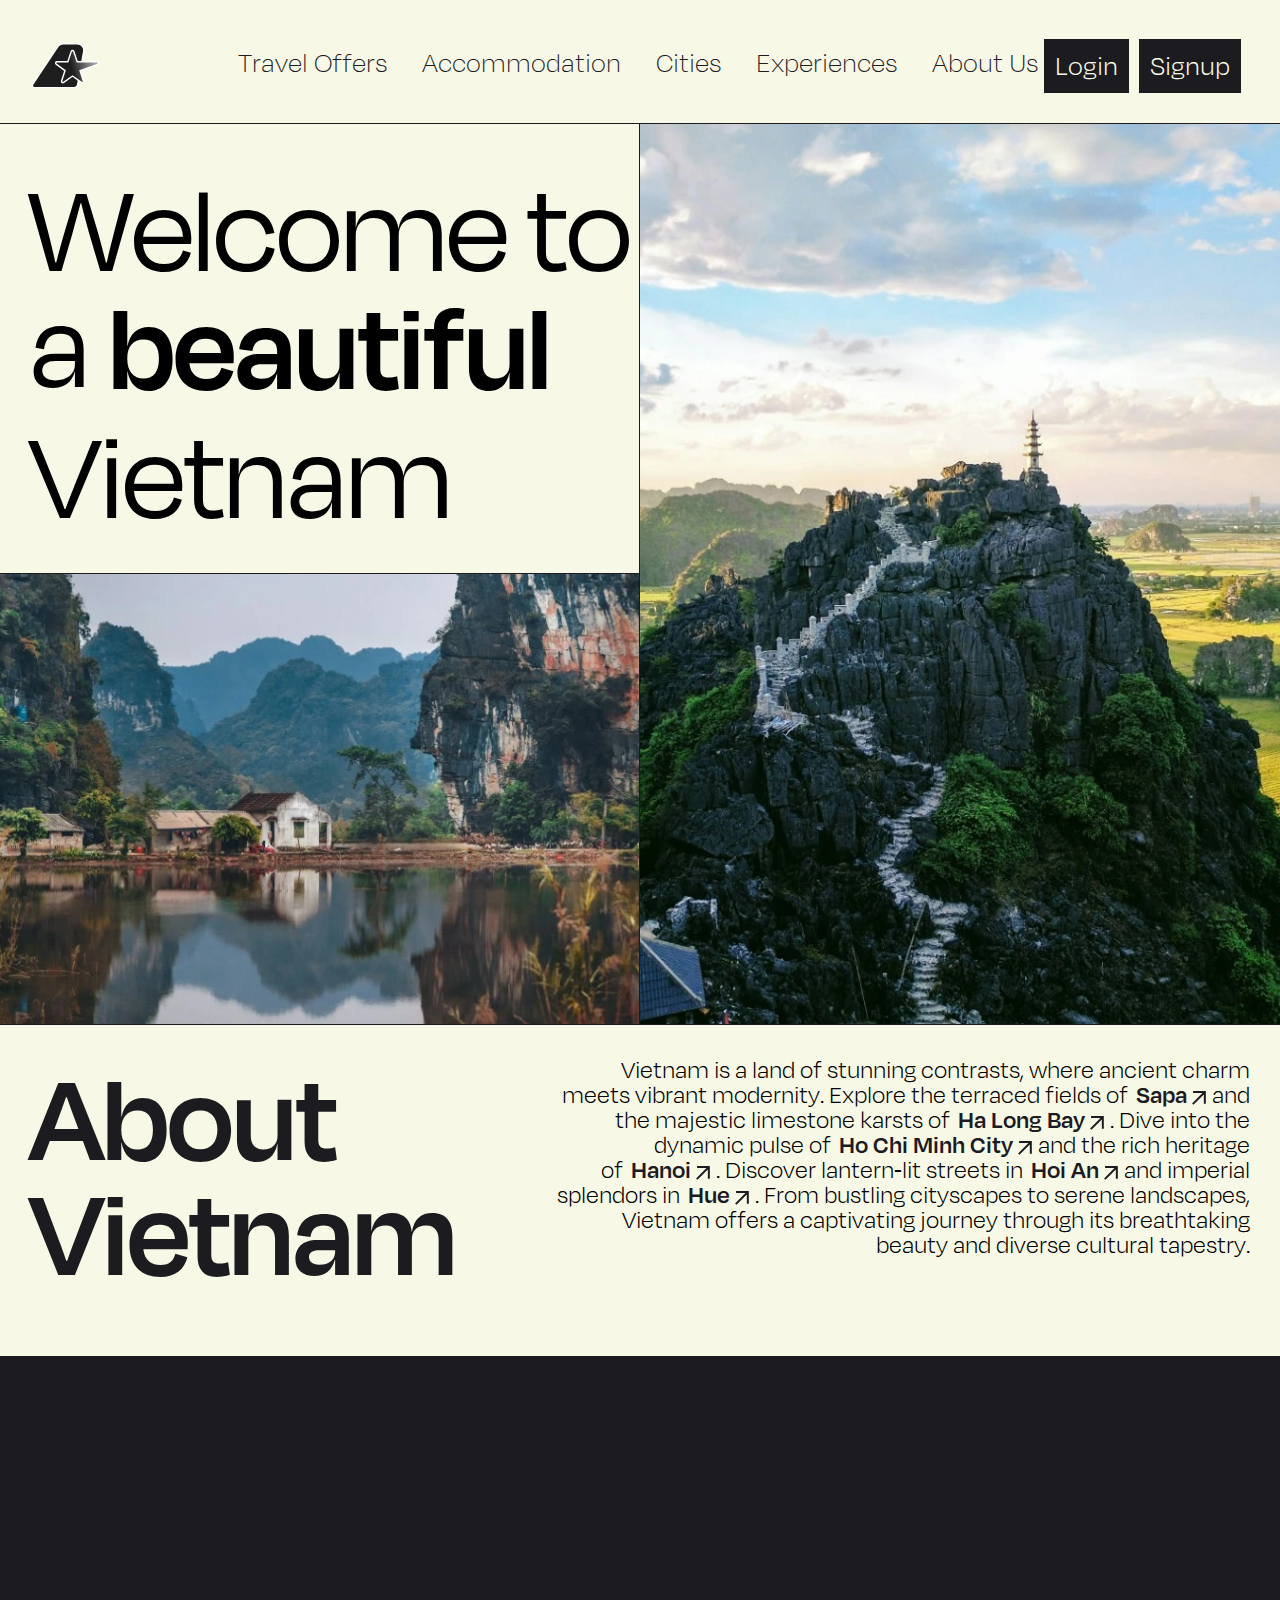
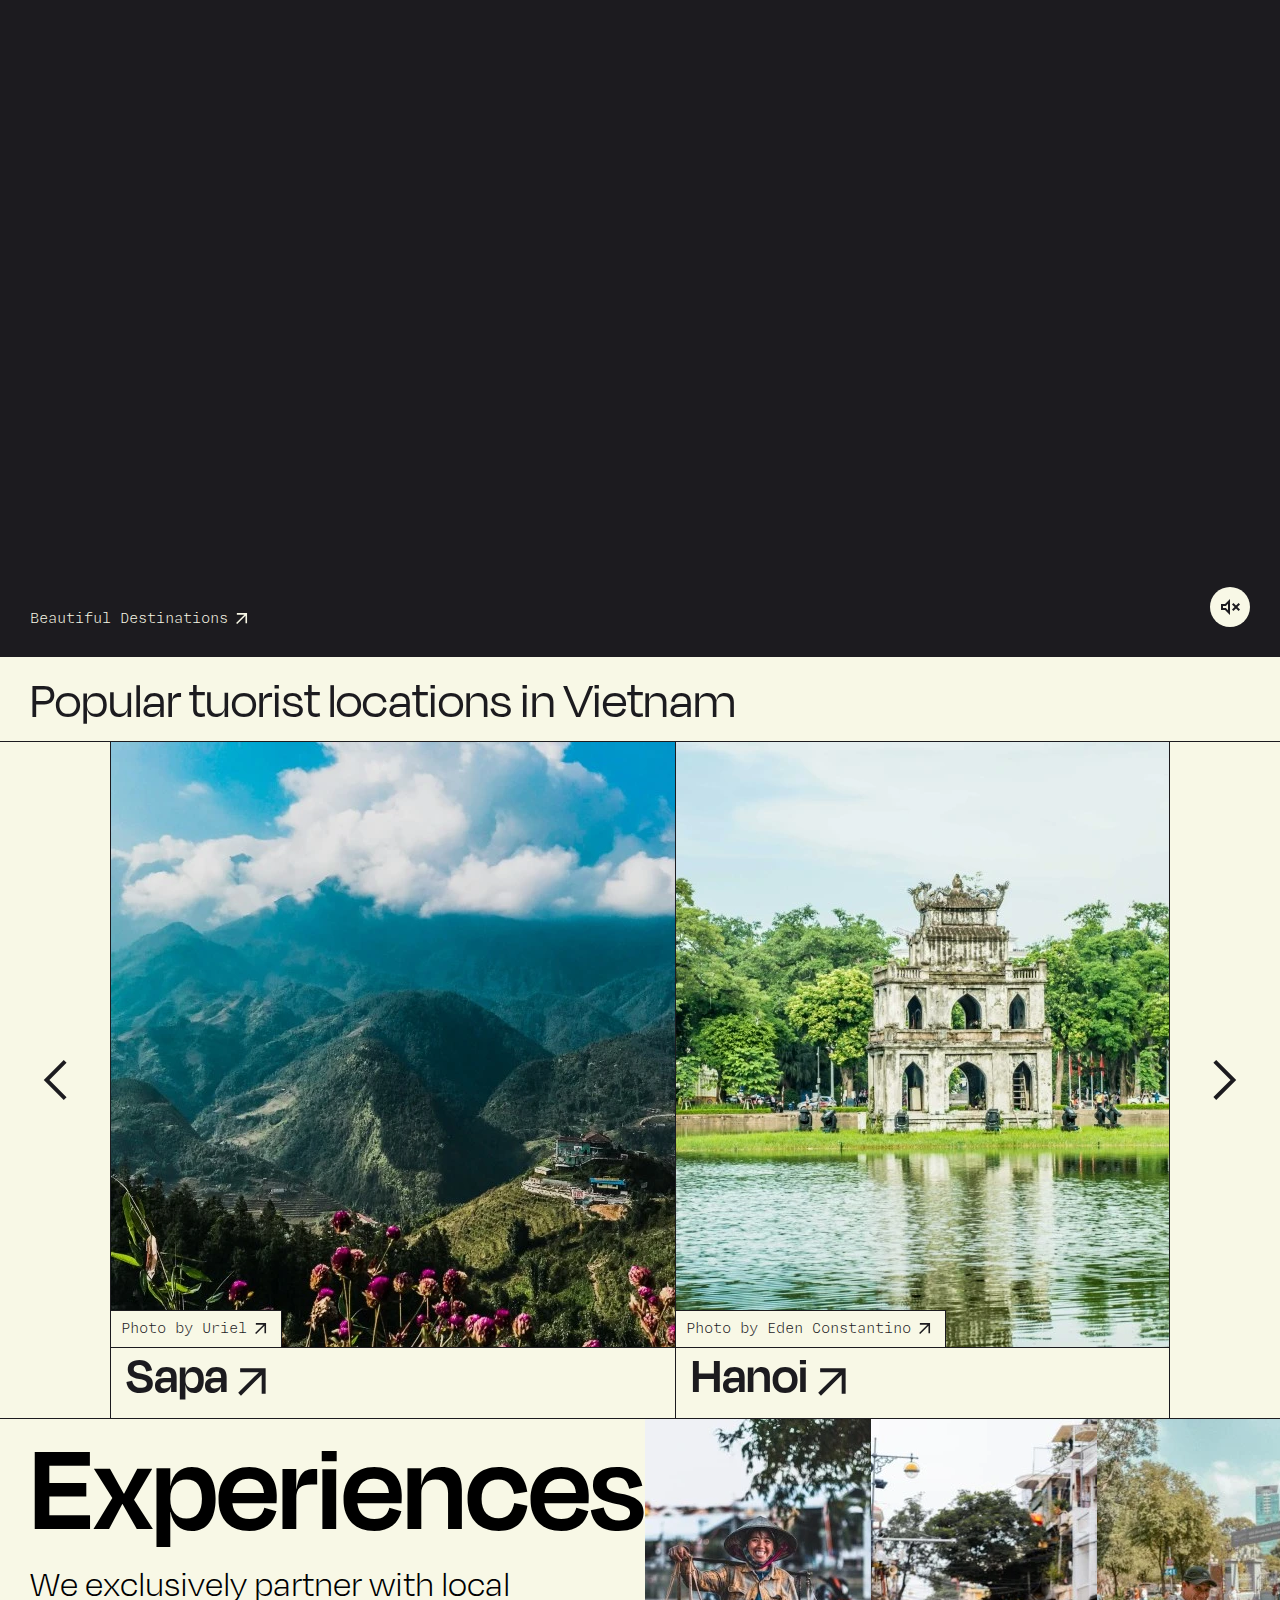
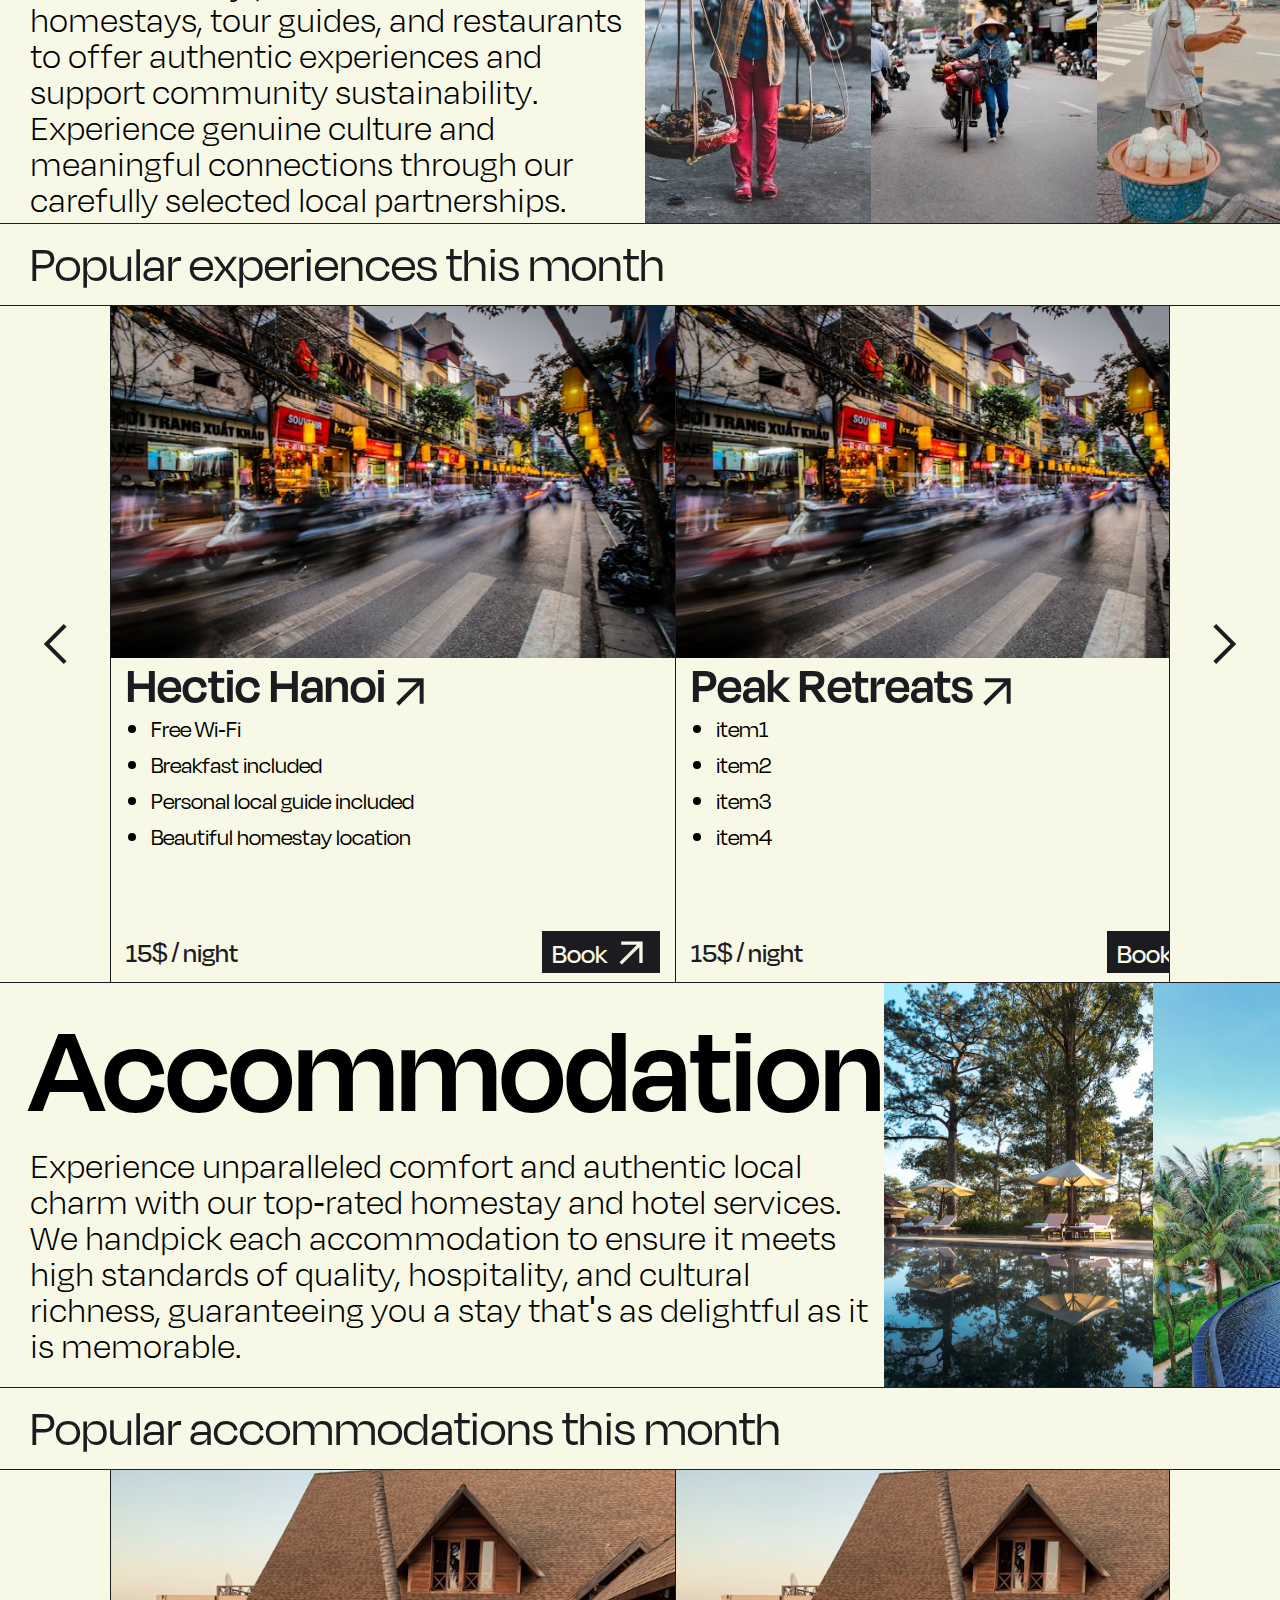
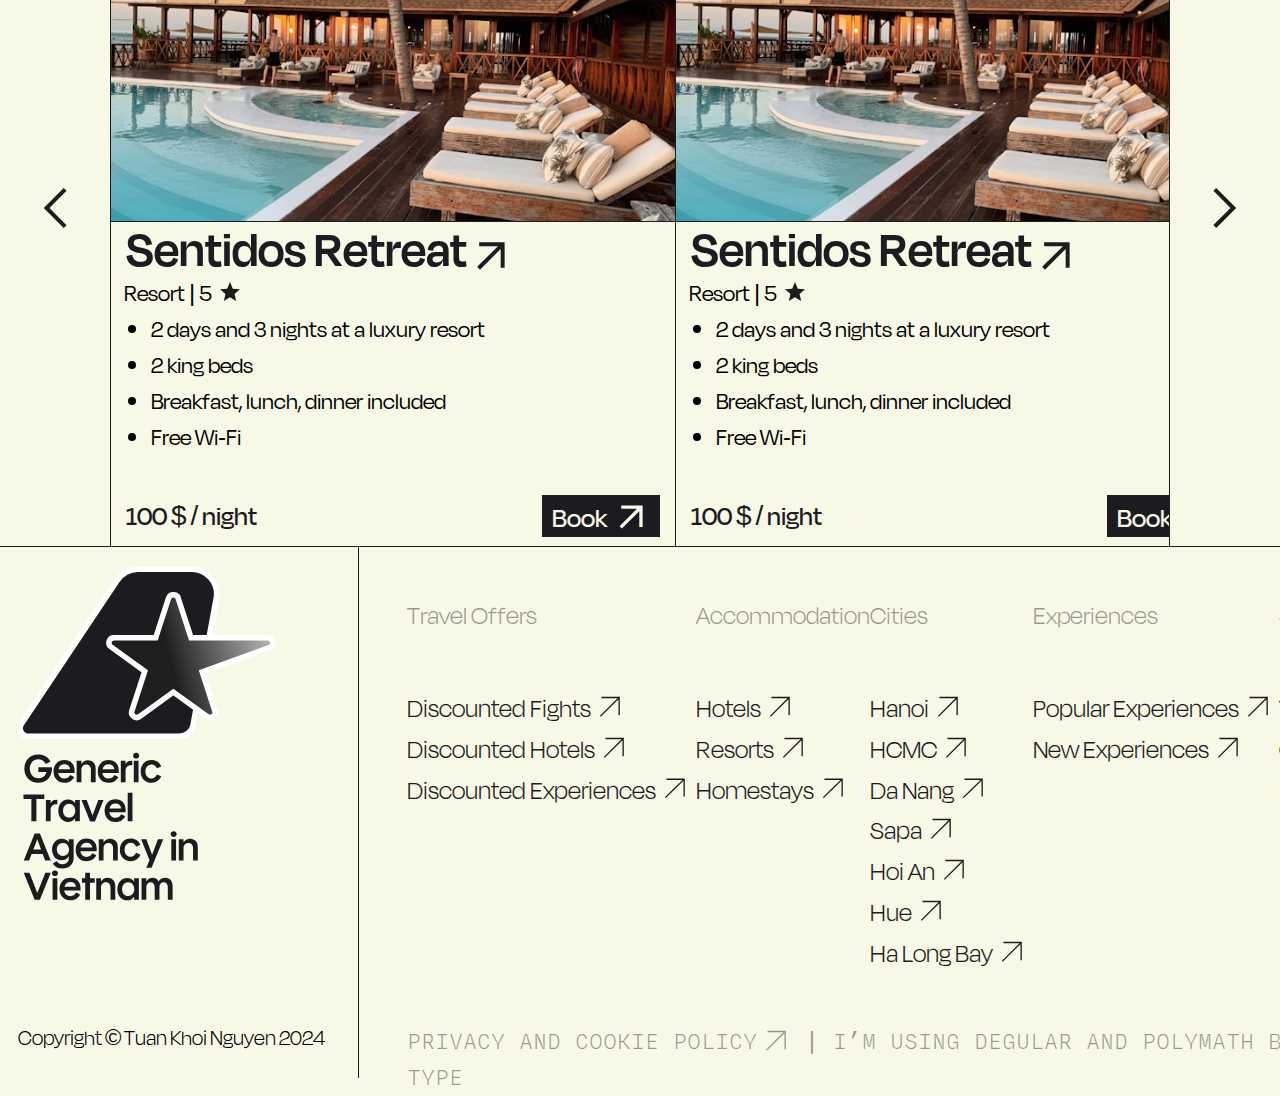
<file: index.html>
<!DOCTYPE html>
<html lang="en">

<head>
    <meta charset="UTF-8">
    <meta name="viewport" content="width=device-width, initial-scale=1.0">
    <link rel="icon" type="image/png" href="./FAVICONS/favicon16.png" sizes="16x16">
    <link rel="icon" type="image/png" href="./FAVICONS/favicon32.png" sizes="32x32">
    <link rel="icon" type="image/png" href="./FAVICONS/favicon48.png" sizes="48x48">
    <link rel="icon" type="image/png" href="./FAVICONS/favicon180.png" sizes="180x180">
    <link rel="stylesheet" href="./CSS/frontpage.css">
    <link rel="stylesheet" href="./FONTS/fonts.css">
    <style>
        /*
        Josh's Custom CSS Reset
        https://www.joshwcomeau.com/css/custom-css-reset/
        */
        *, *::before, *::after {box-sizing: border-box;} * {margin: 0;} body {line-height: 1.5; -webkit-font-smoothing: antialiased;} img, picture, video, canvas, svg {display: block; max-width: 100%;} input, button, textarea, select {font: inherit;} p, h1, h2, h3, h4, h5, h6 {overflow-wrap: break-word;} #root, #__next {isolation: isolate;}
    </style>
    <title>Generic Travel Agency</title>
</head>
<body onload="checkSignedinOrNot()">
    <!-- <div class="sidebar"></div> -->
    <header>
        <div class="logo">
            <a href="#">
                <svg width="1900" height="1247" viewBox="0 0 1900 1247" fill="none" xmlns="http://www.w3.org/2000/svg">
                <path d="M1433.32 231.056L1433.32 231.048L1433.32 231.04C1443.39 175.68 1430.05 125.969 1393.57 83.6533C1357.29 41.5611 1310.64 20.192 1255.05 20.192H869.926C839.075 20.192 810.01 27.8332 783.049 43.0083C756.516 57.9423 735.278 77.5276 719.87 101.843L30.8232 1135.41C24.7349 1144.55 20.8069 1154.7 20.2578 1165.68C19.7057 1176.72 22.6428 1187.17 28.0441 1196.71L28.0502 1196.72C39.7036 1217.25 59.3137 1227.02 82.7769 1227.02H1167.22C1190.7 1227.02 1212.09 1219.6 1230.77 1205.13C1249.94 1190.28 1261.87 1170.45 1266.11 1146.52C1266.11 1146.5 1266.11 1146.48 1266.12 1146.46L1433.32 231.056Z" fill="#1E1E1E" stroke="white" stroke-width="39.6161"/>
                <path d="M1252.13 515.407L1159.3 229.71C1148.4 196.146 1100.91 196.146 1090.01 229.71L997.178 515.407L696.779 515.407C661.487 515.407 646.813 560.568 675.365 581.312L918.393 757.882L825.564 1043.58C814.659 1077.14 853.075 1105.05 881.627 1084.31L1124.65 907.74L1367.68 1084.31C1396.23 1105.05 1434.65 1077.14 1423.74 1043.58L1332.38 762.401L1817.95 586.082C1856.28 572.165 1846.29 515.407 1805.51 515.407H1252.13Z" fill="url(#paint0_linear_49_6208)" stroke="white" stroke-width="39.6161"/>
                <defs>
                <linearGradient id="paint0_linear_49_6208" x1="1107.14" y1="708.568" x2="1891.42" y2="502.855" gradientUnits="userSpaceOnUse">
                <stop stop-color="#1E1E1E"/>
                <stop offset="1" stop-color="#C4C4C4"/>
                </linearGradient>
                </defs>
                </svg>
            </a>
        </div>
        <div class="centered">
            <div class="centered-container">
                <a class="centered-links" href="/HTML/traveloffers.html">Travel Offers</a>
                <a class="centered-links" href="#">Accommodation</a>
                <a class="centered-links" href="#">Cities</a>
                <a class="centered-links" href="#">Experiences</a>
                <a class="centered-links" href="#">About Us</a>
            </div>
        </div>
        <div class="signin-n-out">
            <div id="signedin" class="topnav-right hidden">
                <a href="#" class="checkout">
                    <svg xmlns="http://www.w3.org/2000/svg" height="40px" viewBox="0 -960 960 960" width="40px" fill="#1C1B1F"><path d="M289.4-98.1q-27.54 0-46.68-19.35-19.13-19.35-19.13-47t19.27-46.85q19.27-19.21 46.81-19.21 27.54 0 46.8 19.35 19.27 19.35 19.27 46.99 0 27.65-19.35 46.86T289.4-98.1Zm387.69 0q-27.54 0-46.67-19.35-19.14-19.35-19.14-47t19.27-46.85q19.27-19.21 46.81-19.21 27.54 0 46.81 19.35 19.26 19.35 19.26 46.99 0 27.65-19.35 46.86-19.34 19.21-46.99 19.21ZM235.33-740.15l108.16 225.84h276.48q3.47 0 6.29-1.73t4.48-4.81l114.75-208.53q2.31-4.24.38-7.51-1.92-3.26-6.54-3.26h-504Zm-24.97-50.26h555q24.53 0 37.09 21.09 12.57 21.09.78 42.86L678.55-500.6q-9.94 16.83-25.76 26.69-15.82 9.86-34.33 9.86H324l-52.26 96.25q-2.82 4.62-.06 10 2.76 5.39 8.53 5.39h463.22v50.25H284.67q-38.52 0-56.4-28.88-17.88-28.88-.27-61.37l61.95-112.36-149.33-314.97H65.28V-870h107.49l37.59 79.59Zm133.13 276.1h283.79-283.79Z"/></svg>
                </a>
                <a href="#"><img src="./IMG/user.jpg" alt="user" class="user" style="width: 45.38px; height: 45.38px;"></a>
            </div>
            <div id="signedout" class="topnav-right">
                <button class="login"><a href="/HTML/login.html">Login</a></button>
                <button class="signup"><a href="/HTML/signup.html">Signup</a></button>
            </div>
        </div>
    </header>
    <div class="intro">
        <div class="title">
            <p>Welcome to</p>
            <div class="adjectives">
                <p class="a">a </p>
                <div class="adj_container">
                    <p class="adj1">beautiful</p>
                    <p>mystical</p>
                    <p>magical</p>
                    <p>vibrant</p>
                    <p>historic</p>
                    <p>beautiful</p>
                </div>
            </div>
            <p>Vietnam</p>
        </div>
        <div class="img1">
            <div class="img1_container">
                <div class="img1_container">
                    <img src="./IMG/img1.webp" alt="">
                    <img src="./IMG/img2.webp" alt="">
                    <img src="./IMG/img3.webp" alt="">
                    <img src="./IMG/img4.webp" alt="">
                    <img src="./IMG/img5.webp" alt="">
                    <img src="./IMG/img1.webp" alt="">
                </div>
            </div>
        </div>
        <div class="img2">
            <div class="img2_container">
                <div class="img2_container">
                    <img src="./IMG/img6.webp" alt="">
                    <img src="./IMG/img7.webp" alt="">
                    <img src="./IMG/img8.webp" alt="">
                    <img src="./IMG/img9.webp" alt="">
                    <img src="./IMG/img10.webp" alt="">
                    <img src="./IMG/img6.webp" alt="">
                </div>
            </div>
        </div>
    </div>
    <div class="aboutvn">
        <div class="aboutvn_title"><p>About Vietnam</p></div>
        <div class="aboutvn_desc">
            <p class="desc">Vietnam is a land of stunning contrasts, where ancient charm meets vibrant modernity. Explore the terraced fields of<a href="#" id="link">Sapa</a>and the majestic limestone karsts of<a href="#" id="link">Ha Long Bay</a>. Dive into the dynamic pulse of<a href="#" id="link">Ho Chi Minh City</a>and the rich heritage of<a href="#" id="link">Hanoi</a>. Discover lantern-lit streets in<a href="#" id="link">Hoi An</a>and imperial splendors in<a href="#" id="link">Hue</a>. From bustling cityscapes to serene landscapes, Vietnam offers a captivating journey through its breathtaking beauty and diverse cultural tapestry.</p>
        </div>  
    </div>
    <div>
        <div class="video1">
            <video autoplay loop muted class="video">
                <source src="https://files.catbox.moe/6h3d7q.mp4" type="video/mp4">
            </video>
        </div>
        <button class="mute" title="mute">
            <div class="mute_status_true"></div>
        </button>
        <div class="credits">
            <a href="https://www.youtube.com/watch?v=Ilui-mb3sT0" target="_blank">Beautiful Destinations</a>
        </div>
    </div>
    <div class="popular_locations">
        <div class="p_l_title"><p>Popular tuorist locations in Vietnam</p></div>
    </div>
    <div class="slider">
        <button class="p_l_left slider_button_left"></button>
        <div class="p_l_container slider_container">
            <div class="p_l_content slider_content"></div>
        </div>
        <button class="p_l_right slider_button_right"></button>
    </div>
    <div class="experiences">
        <div class="exp_t_n_desc">
            <p class="exp_title">Experiences</p>
            <p class="exp_desc">We exclusively partner with local homestays, tour guides, and restaurants to offer authentic experiences and support community sustainability. Experience genuine culture and meaningful connections through our carefully selected local partnerships.</p>
        </div>
        <div class="exp_images">
            <img src="./IMG/img17.webp" alt="">
            <img src="./IMG/img19.webp" alt="">
            <img src="./IMG/img20.webp" alt="">
            <img src="./IMG/img21.webp" alt="">
        </div>
    </div>
    <div class="popular_exp">
        <div class="pop_title">
            <p>Popular experiences this month</p>
        </div>
    </div>
    <div class="slider">
        <button class="p_e_left slider_button_left"></button>
        <div class="p_e_container slider_container">
            <div class="p_e_content slider_content"></div>
        </div>
        <button class="p_e_right slider_button_right"></button>
    </div>
    <div class="accommodation">
        <div class="acm_t_n_desc">
            <p class="acm_title">Accommodation</p>
            <p class="acm_desc">Experience unparalleled comfort and authentic local charm with our top-rated homestay and hotel services. We handpick each accommodation to ensure it meets high standards of quality, hospitality, and cultural richness, guaranteeing you a stay that's as delightful as it is memorable.</p>
        </div>
        <div class="acm_images">
            <img src="./IMG/img23.jpg" alt="">
            <img src="./IMG/img24.jpg" alt="">
            <img src="./IMG/img25.jpg" alt="">
        </div>
    </div>
    <div class="popular_acm">
        <div class="pop_title">
            <p>Popular accommodations this month</p>
        </div>
    </div>
    <div class="slider">
        <button class="p_a_left slider_button_left"></button>
        <div class="p_a_container slider_container">
            <div class="p_a_content slider_content"></div>
        </div>
        <button class="p_a_right slider_button_right"></button>
    </div>
    <footer>
        <div class="footer1">
            <img src="./IMG/gtavlogo.svg" alt="Generic Travel Agency in Vietnam">
            <p>Copyright © Tuan Khoi Nguyen 2024</p>
        </div>
        <div class="footer2">
            <div class="site_map">
                <div class="site_map_chunk">
                    <p>Travel Offers</p>
                    <div>
                        <a href="#" class="site_map_chunk_link">Discounted Fights</a>
                        <a href="#" class="site_map_chunk_link">Discounted Hotels</a>
                        <a href="#" class="site_map_chunk_link">Discounted Experiences</a>
                    </div>
                </div>
                <div class="site_map_chunk">
                    <p>Accommodation</p>
                    <div>
                        <a href="#" class="site_map_chunk_link">Hotels</a>
                        <a href="#" class="site_map_chunk_link">Resorts</a>
                        <a href="#" class="site_map_chunk_link">Homestays</a>
                    </div>
                </div>
                <div class="site_map_chunk">
                    <p>Cities</p>
                    <div>
                        <a href="#" class="site_map_chunk_link">Hanoi</a>
                        <a href="#" class="site_map_chunk_link">HCMC</a>
                        <a href="#" class="site_map_chunk_link">Da Nang</a>
                        <a href="#" class="site_map_chunk_link">Sapa</a>
                        <a href="#" class="site_map_chunk_link">Hoi An</a>
                        <a href="#" class="site_map_chunk_link">Hue</a>
                        <a href="#" class="site_map_chunk_link">Ha Long Bay</a>
                    </div>
                </div>
                <div class="site_map_chunk">
                    <p>Experiences</p>
                    <div>
                        <a href="#" class="site_map_chunk_link">Popular Experiences</a>
                        <a href="#" class="site_map_chunk_link">New Experiences</a>
                    </div>
                </div>
                <div class="site_map_chunk">
                    <p>Socials</p>
                    <div>
                        <a href="https://x.com/flagz_" class="site_map_chunk_link" target="_blank">Twitter</a>
                        <a href="https://github.com/flagz404" class="site_map_chunk_link" target="_blank">Github</a>
                        <a href="#" class="site_map_chunk_link">Email</a>
                    </div>
                </div>
            </div>
            <p><a href="#">PRIVACY AND COOKIE POLICY</a>| I’M USING DEGULAR AND POLYMATH BY OHNO TYPE</p>
        </div>
    </footer>
    <script src="./JS/frontpage_script.js"></script>
</body>

</html>
</file>
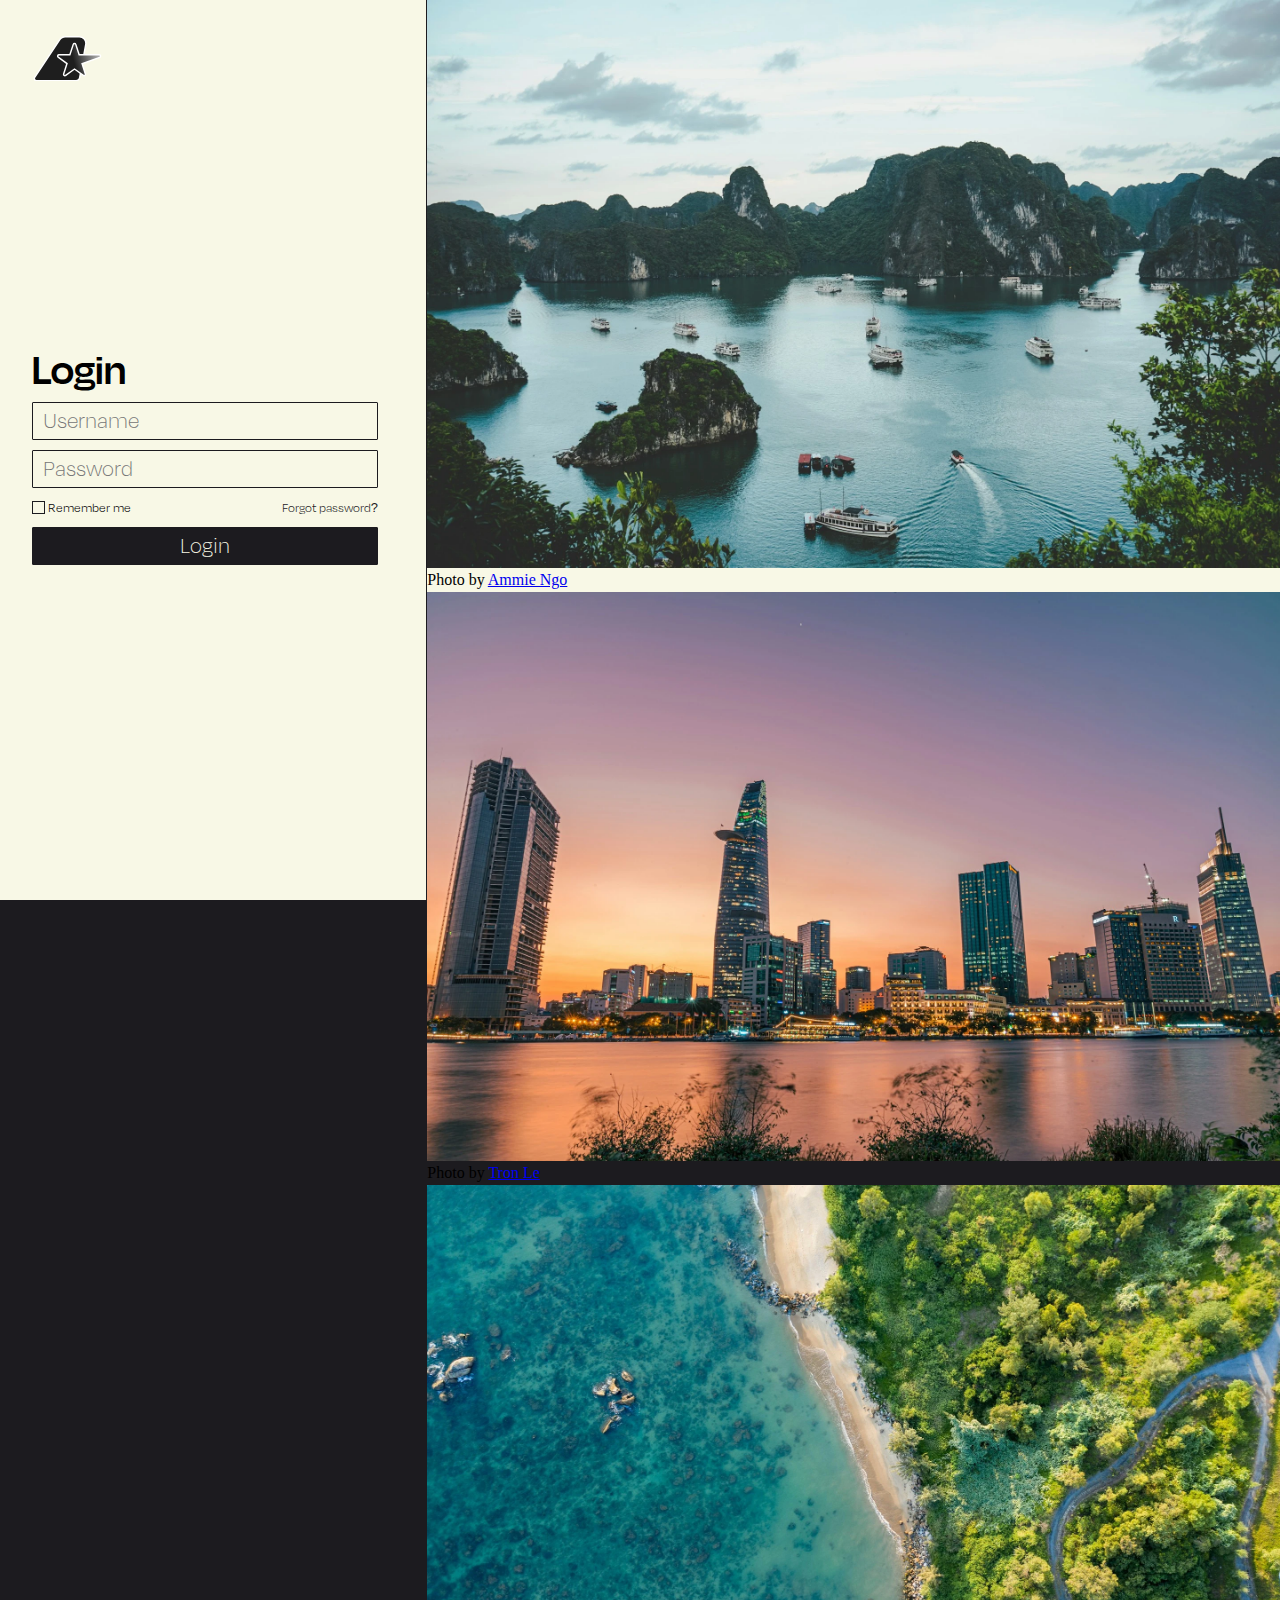
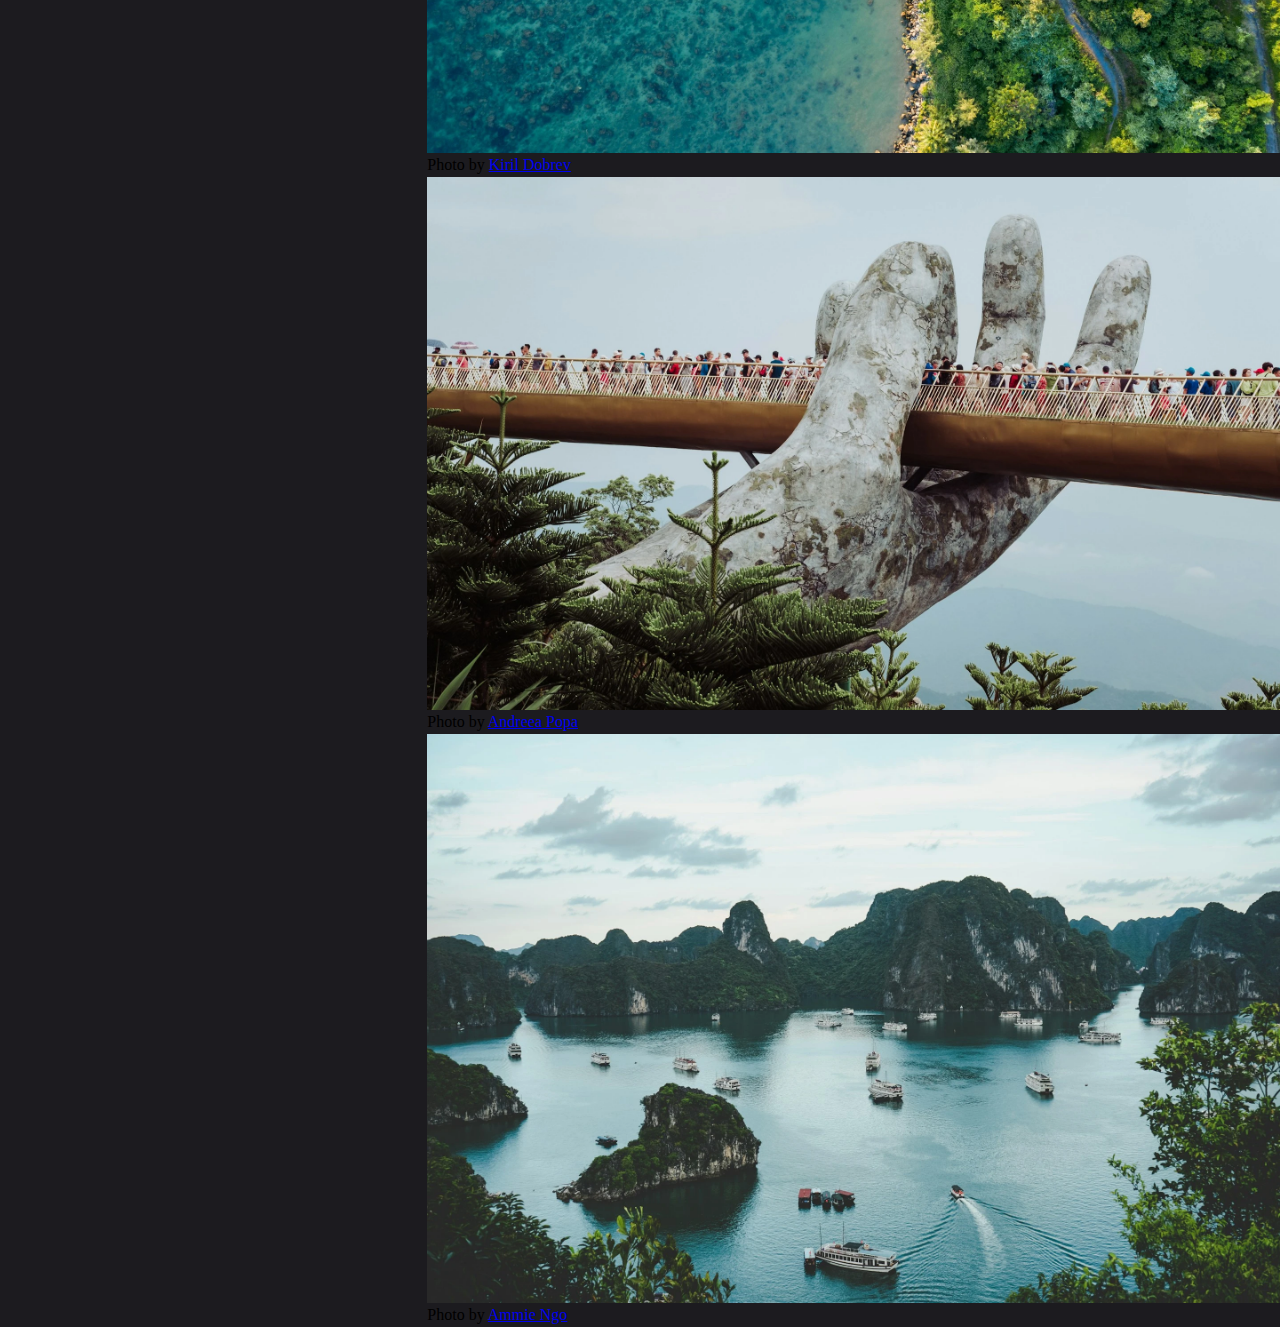
<file: HTML/login.html>
<!DOCTYPE html>
<html lang="en">
<head>
    <meta charset="UTF-8">
    <meta name="viewport" content="width=device-width, initial-scale=1.0">
    <link rel="icon" type="image/png" href="../FAVICONS/favicon16.png" sizes="16x16">
    <link rel="icon" type="image/png" href="../FAVICONS/favicon32.png" sizes="32x32">
    <link rel="icon" type="image/png" href="../FAVICONS/favicon48.png" sizes="48x48">
    <link rel="icon" type="image/png" href="../FAVICONS/favicon180.png" sizes="180x180">
    <link rel="stylesheet" href="../CSS/login.css">
    <link rel="stylesheet" href="../FONTS/fonts.css">
    <link rel="stylesheet" href="https://fonts.googleapis.com/css2?family=Material+Symbols+Outlined:opsz,wght,FILL,GRAD@20,400,0,0" />
    <title>Login | Generic Travel Agency</title>
    <style>
        /*
        Josh's Custom CSS Reset
        https://www.joshwcomeau.com/css/custom-css-reset/
        */
        *, *::before, *::after {box-sizing: border-box;} * {margin: 0;} body {line-height: 1.5; -webkit-font-smoothing: antialiased;} img, picture, video, canvas, svg {display: block; max-width: 100%;} input, button, textarea, select {font: inherit;} p, h1, h2, h3, h4, h5, h6 {overflow-wrap: break-word;} #root, #__next {isolation: isolate;}
    </style>
</head>
<body>
    <a href="#">
        <svg viewBox="0 0 1900 1247" fill="none" xmlns="http://www.w3.org/2000/svg" class="logo">
        <path d="M1433.32 231.056L1433.32 231.048L1433.32 231.04C1443.39 175.68 1430.05 125.969 1393.57 83.6533C1357.29 41.5611 1310.64 20.192 1255.05 20.192H869.926C839.075 20.192 810.01 27.8332 783.049 43.0083C756.516 57.9423 735.278 77.5276 719.87 101.843L30.8232 1135.41C24.7349 1144.55 20.8069 1154.7 20.2578 1165.68C19.7057 1176.72 22.6428 1187.17 28.0441 1196.71L28.0502 1196.72C39.7036 1217.25 59.3137 1227.02 82.7769 1227.02H1167.22C1190.7 1227.02 1212.09 1219.6 1230.77 1205.13C1249.94 1190.28 1261.87 1170.45 1266.11 1146.52C1266.11 1146.5 1266.11 1146.48 1266.12 1146.46L1433.32 231.056Z" fill="#1E1E1E" stroke="white" stroke-width="39.6161"/>
        <path d="M1252.13 515.407L1159.3 229.71C1148.4 196.146 1100.91 196.146 1090.01 229.71L997.178 515.407L696.779 515.407C661.487 515.407 646.813 560.568 675.365 581.312L918.393 757.882L825.564 1043.58C814.659 1077.14 853.075 1105.05 881.627 1084.31L1124.65 907.74L1367.68 1084.31C1396.23 1105.05 1434.65 1077.14 1423.74 1043.58L1332.38 762.401L1817.95 586.082C1856.28 572.165 1846.29 515.407 1805.51 515.407H1252.13Z" fill="url(#paint0_linear_49_6208)" stroke="white" stroke-width="39.6161"/>
        <defs>
        <linearGradient id="paint0_linear_49_6208" x1="1107.14" y1="708.568" x2="1891.42" y2="502.855" gradientUnits="userSpaceOnUse">
        <stop stop-color="#1E1E1E"/>
        <stop offset="1" stop-color="#C4C4C4"/>
        </linearGradient>
        </defs>
        </svg>
    </a>
    <div class="form">
        <form action="../index.html" onsubmit="">
            <p class="title">Login</p>
            <p id="warning1" class="warning hidden">Please enter your Username and Password</p>
            <p id="warning2" class="warning hidden">Your Username or Password might be incorrect</p>
            <input class="textinputs" type="text" placeholder="Username" id="username" required />
            <br>
            <input class="textinputs" type="password" placeholder="Password" id="password" required />
            <div class="remember-forgot">
              <label><input id="remembersession" type="checkbox" /> Remember me</label>
              <a href="#">Forgot password?</a>
            </div>
            <button type="submit" id="btn-log">Login</button>
        </form>
    </div>
    <div class="gallery">
        <div class="gallery_container">
            <img src="../IMG/img26.webp" alt="">
            <div class="author">
                <p>Photo by <a href="https://unsplash.com/@ammiengo">Ammie Ngo</a></p>
            </div>
            <img src="../IMG/img27.webp" alt="">
            <div class="author">
                <p>Photo by <a href="https://unsplash.com/@tronle_sg">Tron Le</a></p>
            </div>
            <img src="../IMG/img28.webp" alt="">
            <div class="author">
                <p>Photo by <a href="https://unsplash.com/@kirildobrev">Kiril Dobrev</a></p>
            </div>
            <img src="../IMG/img29.webp" alt="">
            <div class="author">
                <p>Photo by <a href="https://unsplash.com/@elfcodobelf">Andreea Popa</a></p>
            </div>
            <img src="../IMG/img26.webp" alt="">
            <div class="author">
                <p>Photo by <a href="https://unsplash.com/@ammiengo">Ammie Ngo</a></p>
            </div>
        </div>
    </div>
    <script src="../JS/login.js"></script>
</body>
</html>

<!-- width="1900" height="1247" -->
</file>
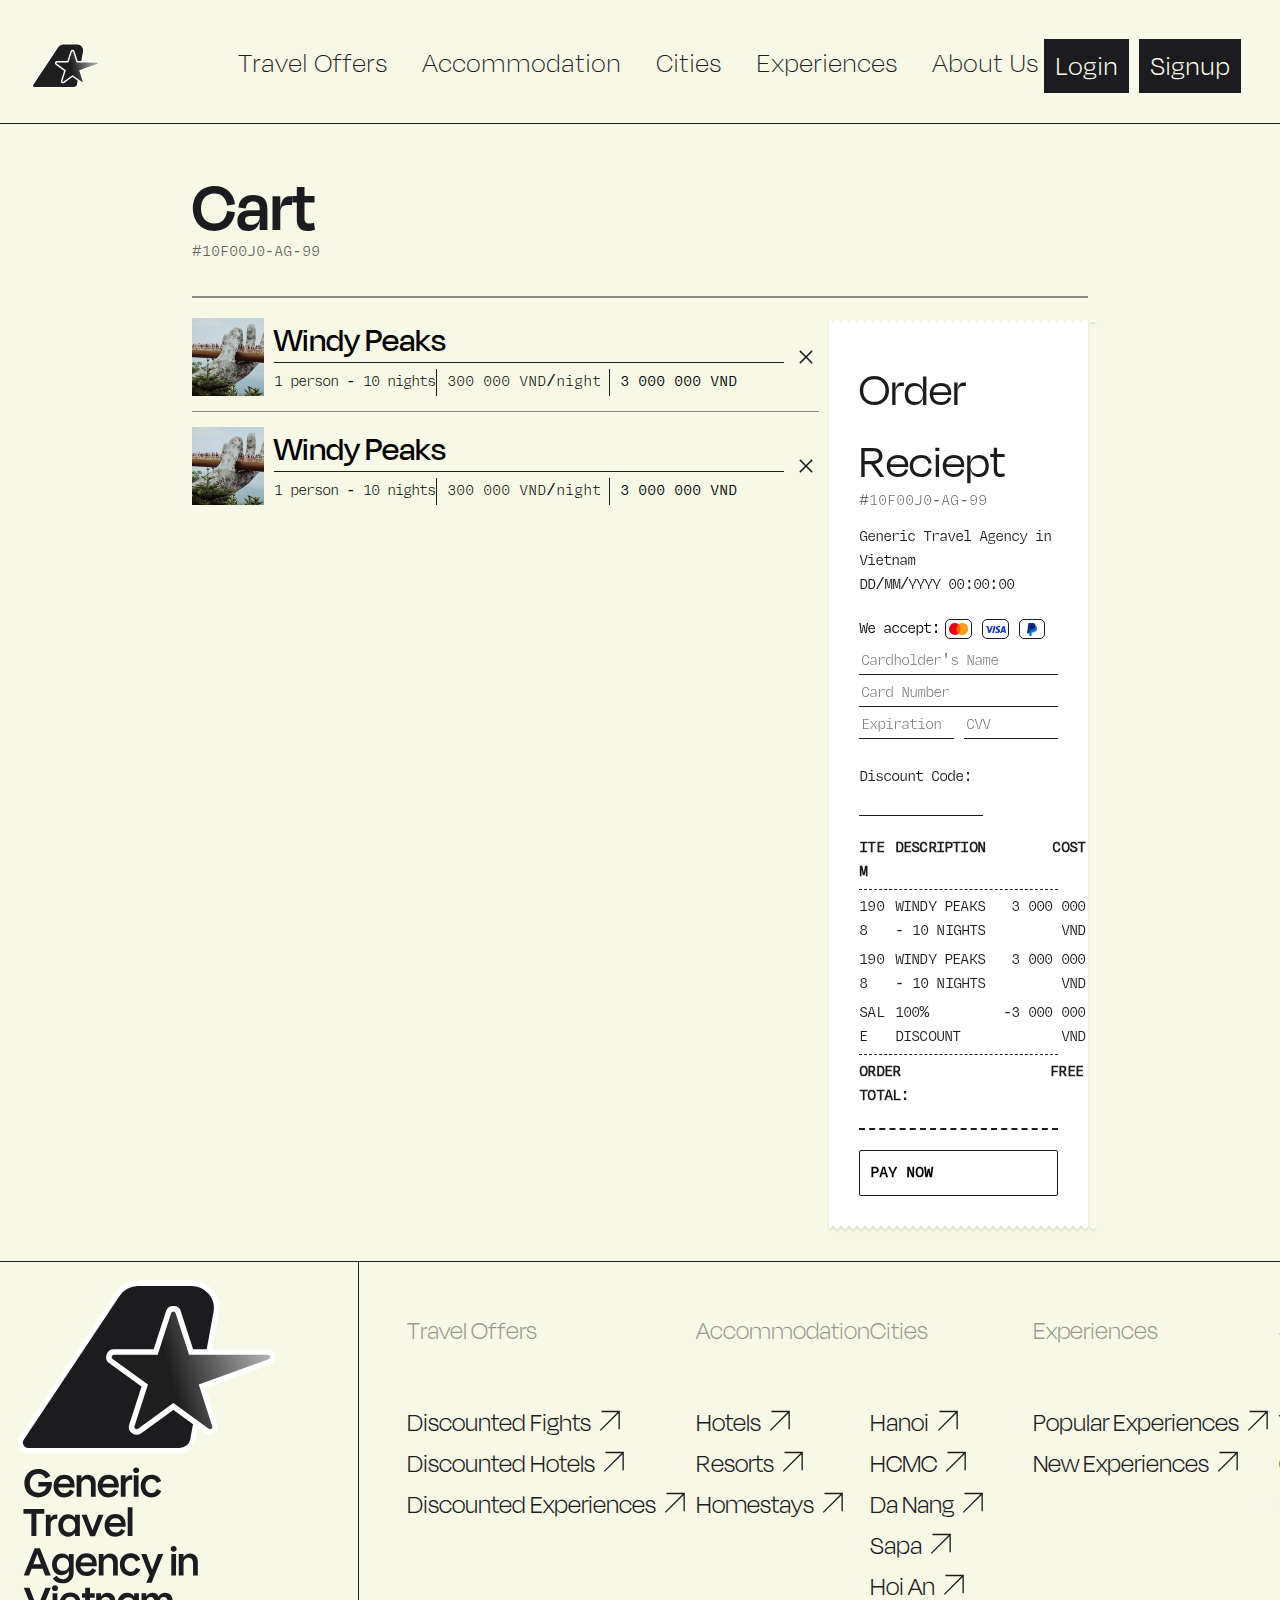
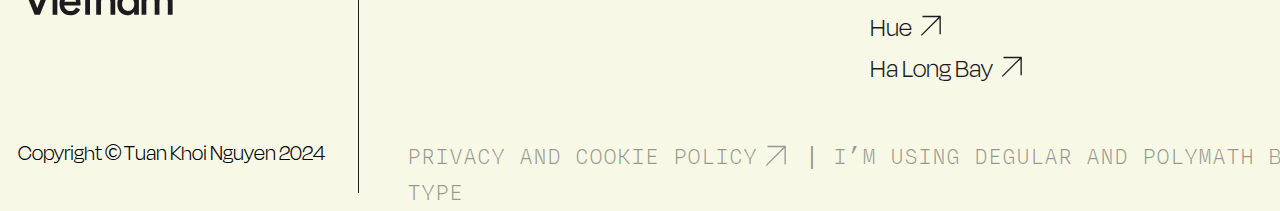
<file: HTML/shoppingcart.html>
<!DOCTYPE html>
<html lang="en">
<head>
    <meta charset="UTF-8">
    <meta name="viewport" content="width=device-width, initial-scale=1.0">
    <link rel="icon" type="image/png" href="../FAVICONS/favicon16.png" sizes="16x16">
    <link rel="icon" type="image/png" href="../FAVICONS/favicon32.png" sizes="32x32">
    <link rel="icon" type="image/png" href="../FAVICONS/favicon48.png" sizes="48x48">
    <link rel="icon" type="image/png" href="../FAVICONS/favicon180.png" sizes="180x180">
    <link rel="stylesheet" href="../FONTS/fonts.css">
    <link rel="stylesheet" href="../CSS/shoppingcart.css">
    <style>
        /*
        Josh's Custom CSS Reset
        https://www.joshwcomeau.com/css/custom-css-reset/
        */
        *,
        *::before,
        *::after {
            box-sizing: border-box;
        }

        * {
            margin: 0;
        }

        body {
            line-height: 1.5;
            -webkit-font-smoothing: antialiased;
        }

        img,
        picture,
        video,
        canvas,
        svg {
            display: block;
            max-width: 100%;
        }

        input,
        button,
        textarea,
        select {
            font: inherit;
        }

        p,
        h1,
        h2,
        h3,
        h4,
        h5,
        h6 {
            overflow-wrap: break-word;
        }

        #root,
        #__next {
            isolation: isolate;
        }
    </style>
    <title>Shopping Cart | Generic Travel Agency</title>
</head>
<body onload="checkSignedinOrNot()">
    <header>
        <div class="logo">
            <a href="../index.html">
                <svg width="1900" height="1247" viewBox="0 0 1900 1247" fill="none" xmlns="http://www.w3.org/2000/svg">
                    <path
                        d="M1433.32 231.056L1433.32 231.048L1433.32 231.04C1443.39 175.68 1430.05 125.969 1393.57 83.6533C1357.29 41.5611 1310.64 20.192 1255.05 20.192H869.926C839.075 20.192 810.01 27.8332 783.049 43.0083C756.516 57.9423 735.278 77.5276 719.87 101.843L30.8232 1135.41C24.7349 1144.55 20.8069 1154.7 20.2578 1165.68C19.7057 1176.72 22.6428 1187.17 28.0441 1196.71L28.0502 1196.72C39.7036 1217.25 59.3137 1227.02 82.7769 1227.02H1167.22C1190.7 1227.02 1212.09 1219.6 1230.77 1205.13C1249.94 1190.28 1261.87 1170.45 1266.11 1146.52C1266.11 1146.5 1266.11 1146.48 1266.12 1146.46L1433.32 231.056Z"
                        fill="#1E1E1E" stroke="white" stroke-width="39.6161" />
                    <path
                        d="M1252.13 515.407L1159.3 229.71C1148.4 196.146 1100.91 196.146 1090.01 229.71L997.178 515.407L696.779 515.407C661.487 515.407 646.813 560.568 675.365 581.312L918.393 757.882L825.564 1043.58C814.659 1077.14 853.075 1105.05 881.627 1084.31L1124.65 907.74L1367.68 1084.31C1396.23 1105.05 1434.65 1077.14 1423.74 1043.58L1332.38 762.401L1817.95 586.082C1856.28 572.165 1846.29 515.407 1805.51 515.407H1252.13Z"
                        fill="url(#paint0_linear_49_6208)" stroke="white" stroke-width="39.6161" />
                    <defs>
                        <linearGradient id="paint0_linear_49_6208" x1="1107.14" y1="708.568" x2="1891.42" y2="502.855"
                            gradientUnits="userSpaceOnUse">
                            <stop stop-color="#1E1E1E" />
                            <stop offset="1" stop-color="#C4C4C4" />
                        </linearGradient>
                    </defs>
                </svg>
            </a>
        </div>
        <div class="centered">
            <div class="centered-container">
                <a class="centered-links" href="/HTML/traveloffers.html">Travel Offers</a>
                <a class="centered-links" href="#">Accommodation</a>
                <a class="centered-links" href="#">Cities</a>
                <a class="centered-links" href="#">Experiences</a>
                <a class="centered-links" href="#">About Us</a>
            </div>
        </div>
        <div class="signin-n-out">
            <div id="signedin" class="right hidden">
                <a href="#" class="checkout">
                    <svg xmlns="http://www.w3.org/2000/svg" height="40px" viewBox="0 -960 960 960" width="40px"
                        fill="#1C1B1F">
                        <path
                            d="M289.4-98.1q-27.54 0-46.68-19.35-19.13-19.35-19.13-47t19.27-46.85q19.27-19.21 46.81-19.21 27.54 0 46.8 19.35 19.27 19.35 19.27 46.99 0 27.65-19.35 46.86T289.4-98.1Zm387.69 0q-27.54 0-46.67-19.35-19.14-19.35-19.14-47t19.27-46.85q19.27-19.21 46.81-19.21 27.54 0 46.81 19.35 19.26 19.35 19.26 46.99 0 27.65-19.35 46.86-19.34 19.21-46.99 19.21ZM235.33-740.15l108.16 225.84h276.48q3.47 0 6.29-1.73t4.48-4.81l114.75-208.53q2.31-4.24.38-7.51-1.92-3.26-6.54-3.26h-504Zm-24.97-50.26h555q24.53 0 37.09 21.09 12.57 21.09.78 42.86L678.55-500.6q-9.94 16.83-25.76 26.69-15.82 9.86-34.33 9.86H324l-52.26 96.25q-2.82 4.62-.06 10 2.76 5.39 8.53 5.39h463.22v50.25H284.67q-38.52 0-56.4-28.88-17.88-28.88-.27-61.37l61.95-112.36-149.33-314.97H65.28V-870h107.49l37.59 79.59Zm133.13 276.1h283.79-283.79Z" />
                    </svg>
                </a>
                <a href="#"><img src="../IMG/user.jpg" alt="user" class="user"
                        style="width: 45.38px; height: 45.38px;"></a>
            </div>
            <div id="signedout" class="right">
                <button class="login"><a href="/HTML/login.html">Login</a></button>
                <button class="signup"><a href="/HTML/signup.html">Signup</a></button>
            </div>
        </div>
    </header>
    <div class="container">
        <div class="container__header">
            <h2 class="container__header--title">Cart</h2>
            <p class="shopping-cart-id">#<span>10F00J0-AG-99</span></p>
            <img class="container__header--logo" src="../IMG/logo.svg" alt="">
        </div>
        <div class="container__body">
            <hr class="container__body--hr">
            <div class="container__body--container">
                <div class="container__body--items">
                    <div class="container__body--item">
                        <img class="container__body--item-img" src="../IMG/img29.webp" alt="">
                        <h3 class="container__body--item-title">Windy Peaks</h3>
                        <p class="container__body--item-amount">1 person - 10 nights</p>
                        <p class="container__body--item-price">300 000 VND/night</p>
                        <p class="container__body--item-amount_total">3 000 000 VND</p>
                        <button rel="js-item-remove" class="container__body--item-remove"></button>
                    </div>
                    <hr class="container__body--item-hr">
                    <div class="container__body--item">
                        <img class="container__body--item-img" src="../IMG/img29.webp" alt="">
                        <h3 class="container__body--item-title">Windy Peaks</h3>
                        <p class="container__body--item-amount">1 person - 10 nights</p>
                        <p class="container__body--item-price">300 000 VND/night</p>
                        <p class="container__body--item-amount_total">3 000 000 VND</p>
                        <button rel="js-item-remove" class="container__body--item-remove"></button>
                    </div>
                </div>
                <div class="container__body--reciept">
                    <div class="receipt">
                        <div class="receipt__list">
                            <div class="receipt__list-header">
                                <h2 class="receipt__list-title">Order Reciept</h2>
                                <p class="receipt__id">#<span>10F00J0-AG-99</span></p>
                                <p class="receipt__text">Generic Travel Agency in Vietnam</p>
                                <p class="receipt__text--bottom"><span rel="js-receipt-date">DD</span>/<span rel="js-receipt-month">MM</span>/<span rel="js-receipt-year">YYYY</span> <span rel="js-receipt-seconds">00</span>:<span rel="js-receipt-minutes">00</span>:<span rel="js-receipt-hours">00</span></p>
                                <div class="receipt__payment">
                                    <div class="receipt__payment--accept">
                                        <p>We accept: </p>
                                        <div class="receipt__payment--types">
                                            <div class="receipt__payment--type master">
                                                <img src="../IMG/mc_symbol.svg" alt="Mastercard">
                                            </div>
                                            <div class="receipt__payment--type visa">
                                                <img src="../IMG/Visa_Brandmark_Blue_RGB_2021.png" alt="Visa">
                                            </div>
                                            <div class="receipt__payment--type">
                                                <img class="paypal" src="../IMG/PayPal_Monogram_Full_Color_RGB.png" alt="Paypal">
                                        </div>
                                        </div>
                                    </div>
                                    <input class="receipt__payment--cardholder" type="text" placeholder="Cardholder's Name">
                                    <input class="receipt__payment--cardnum" type="text" placeholder="Card Number">
                                    <input class="receipt__payment--cardexp" type="text" placeholder="Expiration">
                                    <input class="receipt__payment--cardcvv" type="text" placeholder="CVV">
                                </div>
                                <span class="receipt__discount">Discount Code: <input type="text" class="receipt__discount--input"></span>
                            </div>
                            <div class="receipt__list-body">
                                <div class="receipt__grid">
                                    <div class="receipt__grid--categories">
                                        <p class="receipt__grid--categories-item">ITEM</p>
                                        <p class="receipt__grid--categories-desc">DESCRIPTION</p>
                                        <p class="receipt__grid--categories-cost">COST</p>
                                    </div>
                                    <div class="receipt__grid--item">
                                        <p class="receipt__grid--item-item">1908</p>
                                        <p class="receipt__grid--item-desc">WINDY PEAKS - 10 NIGHTS</p>
                                        <p class="receipt__grid--item-cost">3 000 000 VND</p>
                                    </div>
                                    <div class="receipt__grid--item">
                                        <p class="receipt__grid--item-item">1908</p>
                                        <p class="receipt__grid--item-desc">WINDY PEAKS - 10 NIGHTS</p>
                                        <p class="receipt__grid--item-cost">3 000 000 VND</p>
                                    </div>
                                    <div class="receipt__grid--item">
                                        <p class="receipt__grid--item-item">SALE</p>
                                        <p class="receipt__grid--item-desc">100% DISCOUNT</p>
                                        <p class="receipt__grid--item-cost">-3 000 000 VND</p>
                                    </div>
                                    <div class="receipt__grid--total">
                                        <p class="receipt__grid--item-item">ORDER TOTAL:</p>
                                        <p class="receipt__grid--item-cost">FREE</p>
                                    </div>
                                </div>
                            </div>
                            <div class="receipt__list-footer">
                                <button class="container__body--checkout-btn">PAY NOW</button>
                            </div>
                        </div>
                    </div>
                </div>
                <div class="container__body--checkout">
                    <!-- <button class="container__body--checkout-btn">Checkout</button> -->
                </div>
            </div>
        </div>
    </div>
    <footer>
        <div class="footer1">
            <img src="../IMG/gtavlogo.svg" alt="Generic Travel Agency in Vietnam">
            <p>Copyright © Tuan Khoi Nguyen 2024</p>
        </div>
        <div class="footer2">
            <div class="site_map">
                <div class="site_map_chunk">
                    <p>Travel Offers</p>
                    <div>
                        <a href="#" class="site_map_chunk_link">Discounted Fights</a>
                        <a href="#" class="site_map_chunk_link">Discounted Hotels</a>
                        <a href="#" class="site_map_chunk_link">Discounted Experiences</a>
                    </div>
                </div>
                <div class="site_map_chunk">
                    <p>Accommodation</p>
                    <div>
                        <a href="#" class="site_map_chunk_link">Hotels</a>
                        <a href="#" class="site_map_chunk_link">Resorts</a>
                        <a href="#" class="site_map_chunk_link">Homestays</a>
                    </div>
                </div>
                <div class="site_map_chunk">
                    <p>Cities</p>
                    <div>
                        <a href="#" class="site_map_chunk_link">Hanoi</a>
                        <a href="#" class="site_map_chunk_link">HCMC</a>
                        <a href="#" class="site_map_chunk_link">Da Nang</a>
                        <a href="#" class="site_map_chunk_link">Sapa</a>
                        <a href="#" class="site_map_chunk_link">Hoi An</a>
                        <a href="#" class="site_map_chunk_link">Hue</a>
                        <a href="#" class="site_map_chunk_link">Ha Long Bay</a>
                    </div>
                </div>
                <div class="site_map_chunk">
                    <p>Experiences</p>
                    <div>
                        <a href="#" class="site_map_chunk_link">Popular Experiences</a>
                        <a href="#" class="site_map_chunk_link">New Experiences</a>
                    </div>
                </div>
                <div class="site_map_chunk">
                    <p>Socials</p>
                    <div>
                        <a href="https://x.com/flagz_" class="site_map_chunk_link" target="_blank">Twitter</a>
                        <a href="https://github.com/flagz404" class="site_map_chunk_link" target="_blank">Github</a>
                        <a href="#" class="site_map_chunk_link">Email</a>
                    </div>
                </div>
            </div>
            <p><a href="#">PRIVACY AND COOKIE POLICY</a>| I’M USING DEGULAR AND POLYMATH BY OHNO TYPE</p>
        </div>
    </footer>
    <script>
        function checkSignedinOrNot(){
            var LSSignedInStatus = localStorage.getItem("SignedInStatus");
            var SSSignedInStatus = sessionStorage.getItem("SignedInStatus");

            if (LSSignedInStatus === "true" || SSSignedInStatus === "true") {
                signedin.classList.toggle("hidden");
                signedout.classList.toggle("hidden");
            } else {};
        }
    </script>
    <script src="../JS/shoppingcart.js"></script>
</body>
</html>
</file>
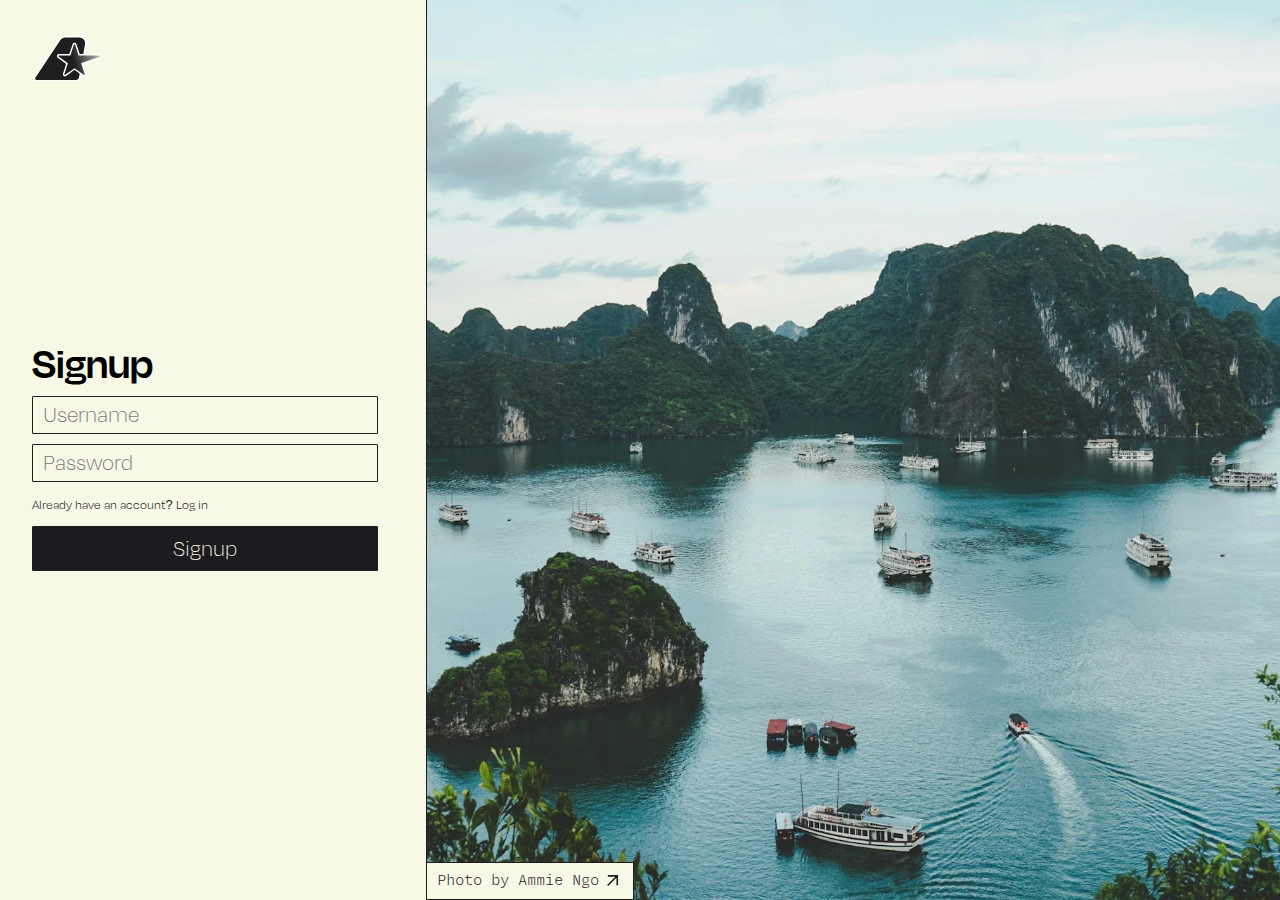
<file: HTML/signup.html>
<!DOCTYPE html>
<html lang="en">
<head>
    <meta charset="UTF-8">
    <meta name="viewport" content="width=device-width, initial-scale=1.0">
    <link rel="icon" type="image/png" href="../FAVICONS/favicon16.png" sizes="16x16">
    <link rel="icon" type="image/png" href="../FAVICONS/favicon32.png" sizes="32x32">
    <link rel="icon" type="image/png" href="../FAVICONS/favicon48.png" sizes="48x48">
    <link rel="icon" type="image/png" href="../FAVICONS/favicon180.png" sizes="180x180">
    <link rel="stylesheet" href="../CSS/signup.css">
    <link rel="stylesheet" href="../FONTS/fonts.css">
    <title>Signup | Generic Travel Agency</title>
    <style>
        /*
        Josh's Custom CSS Reset
        https://www.joshwcomeau.com/css/custom-css-reset/
        */
        *, *::before, *::after {box-sizing: border-box;} * {margin: 0;} body {line-height: 1.5; -webkit-font-smoothing: antialiased;} img, picture, video, canvas, svg {display: block; max-width: 100%;} input, button, textarea, select {font: inherit;} p, h1, h2, h3, h4, h5, h6 {overflow-wrap: break-word;} #root, #__next {isolation: isolate;}
    </style>
</head>
<body>
    <a href="#">
        <svg viewBox="0 0 1900 1247" fill="none" xmlns="http://www.w3.org/2000/svg" class="logo">
        <path d="M1433.32 231.056L1433.32 231.048L1433.32 231.04C1443.39 175.68 1430.05 125.969 1393.57 83.6533C1357.29 41.5611 1310.64 20.192 1255.05 20.192H869.926C839.075 20.192 810.01 27.8332 783.049 43.0083C756.516 57.9423 735.278 77.5276 719.87 101.843L30.8232 1135.41C24.7349 1144.55 20.8069 1154.7 20.2578 1165.68C19.7057 1176.72 22.6428 1187.17 28.0441 1196.71L28.0502 1196.72C39.7036 1217.25 59.3137 1227.02 82.7769 1227.02H1167.22C1190.7 1227.02 1212.09 1219.6 1230.77 1205.13C1249.94 1190.28 1261.87 1170.45 1266.11 1146.52C1266.11 1146.5 1266.11 1146.48 1266.12 1146.46L1433.32 231.056Z" fill="#1E1E1E" stroke="white" stroke-width="39.6161"/>
        <path d="M1252.13 515.407L1159.3 229.71C1148.4 196.146 1100.91 196.146 1090.01 229.71L997.178 515.407L696.779 515.407C661.487 515.407 646.813 560.568 675.365 581.312L918.393 757.882L825.564 1043.58C814.659 1077.14 853.075 1105.05 881.627 1084.31L1124.65 907.74L1367.68 1084.31C1396.23 1105.05 1434.65 1077.14 1423.74 1043.58L1332.38 762.401L1817.95 586.082C1856.28 572.165 1846.29 515.407 1805.51 515.407H1252.13Z" fill="url(#paint0_linear_49_6208)" stroke="white" stroke-width="39.6161"/>
        <defs>
        <linearGradient id="paint0_linear_49_6208" x1="1107.14" y1="708.568" x2="1891.42" y2="502.855" gradientUnits="userSpaceOnUse">
        <stop stop-color="#1E1E1E"/>
        <stop offset="1" stop-color="#C4C4C4"/>
        </linearGradient>
        </defs>
        </svg>
    </a>
    <div class="form">
        <form id="form" action="../HTML/login.html" onsubmit="">
            <p class="title">Signup</p>
            <p id="warning" class="warning hidden">Please enter your Username and Password</p>
            <input class="textinputs" type="text" placeholder="Username" id="username" required />
            <br>
            <input class="textinputs" type="password" placeholder="Password" id="password" required />
            <!-- <div class="remember-forgot">
              <label><input id="remembersession" type="checkbox" /> Remember me</label> -->
              <br>
            <a class="tologin" href="../HTML/login.html">Already have an account? Log in</a>
            <!-- </div> -->
            <button type="submit" id="btn-reg">Signup</button>
        </form>
        <div class="notify hidden">
            <svg xmlns="http://www.w3.org/2000/svg" height="150px" viewBox="0 -960 960 960" width="150px" fill="#1c1b1f"><path d="m421-298 283-283-46-45-237 237-120-120-45 45 165 166Zm59 218q-82 0-155-31.5t-127.5-86Q143-252 111.5-325T80-480q0-83 31.5-156t86-127Q252-817 325-848.5T480-880q83 0 156 31.5T763-763q54 54 85.5 127T880-480q0 82-31.5 155T763-197.5q-54 54.5-127 86T480-80Zm0-60q142 0 241-99.5T820-480q0-142-99-241t-241-99q-141 0-240.5 99T140-480q0 141 99.5 240.5T480-140Zm0-340Z"/></svg>
            <h1>You have sucessfully registered your account</h1>
            <label>You will be redirected to the login page in <label id="timer"></label></label>
            <a href="./login.html">Go now</a>
        </div>
    </div>
    <div class="gallery">
        <div class="gallery_container">
            <img src="../IMG/img26.webp" alt="">
            <div class="author">
                <p>Photo by <a href="https://unsplash.com/@ammiengo">Ammie Ngo</a></p>
            </div>
            <img src="../IMG/img27.webp" alt="">
            <div class="author">
                <p>Photo by <a href="https://unsplash.com/@tronle_sg">Tron Le</a></p>
            </div>
            <img src="../IMG/img28.webp" alt="">
            <div class="author">
                <p>Photo by <a href="https://unsplash.com/@kirildobrev">Kiril Dobrev</a></p>
            </div>
            <img src="../IMG/img29.webp" alt="">
            <div class="author">
                <p>Photo by <a href="https://unsplash.com/@elfcodobelf">Andreea Popa</a></p>
            </div>
            <img src="../IMG/img26.webp" alt="">
            <div class="author">
                <p>Photo by <a href="https://unsplash.com/@ammiengo">Ammie Ngo</a></p>
            </div>
        </div>
    </div>
    <script src="../JS/signup.js"></script>
</body>
</html>

<!-- width="1900" height="1247" -->
</file>
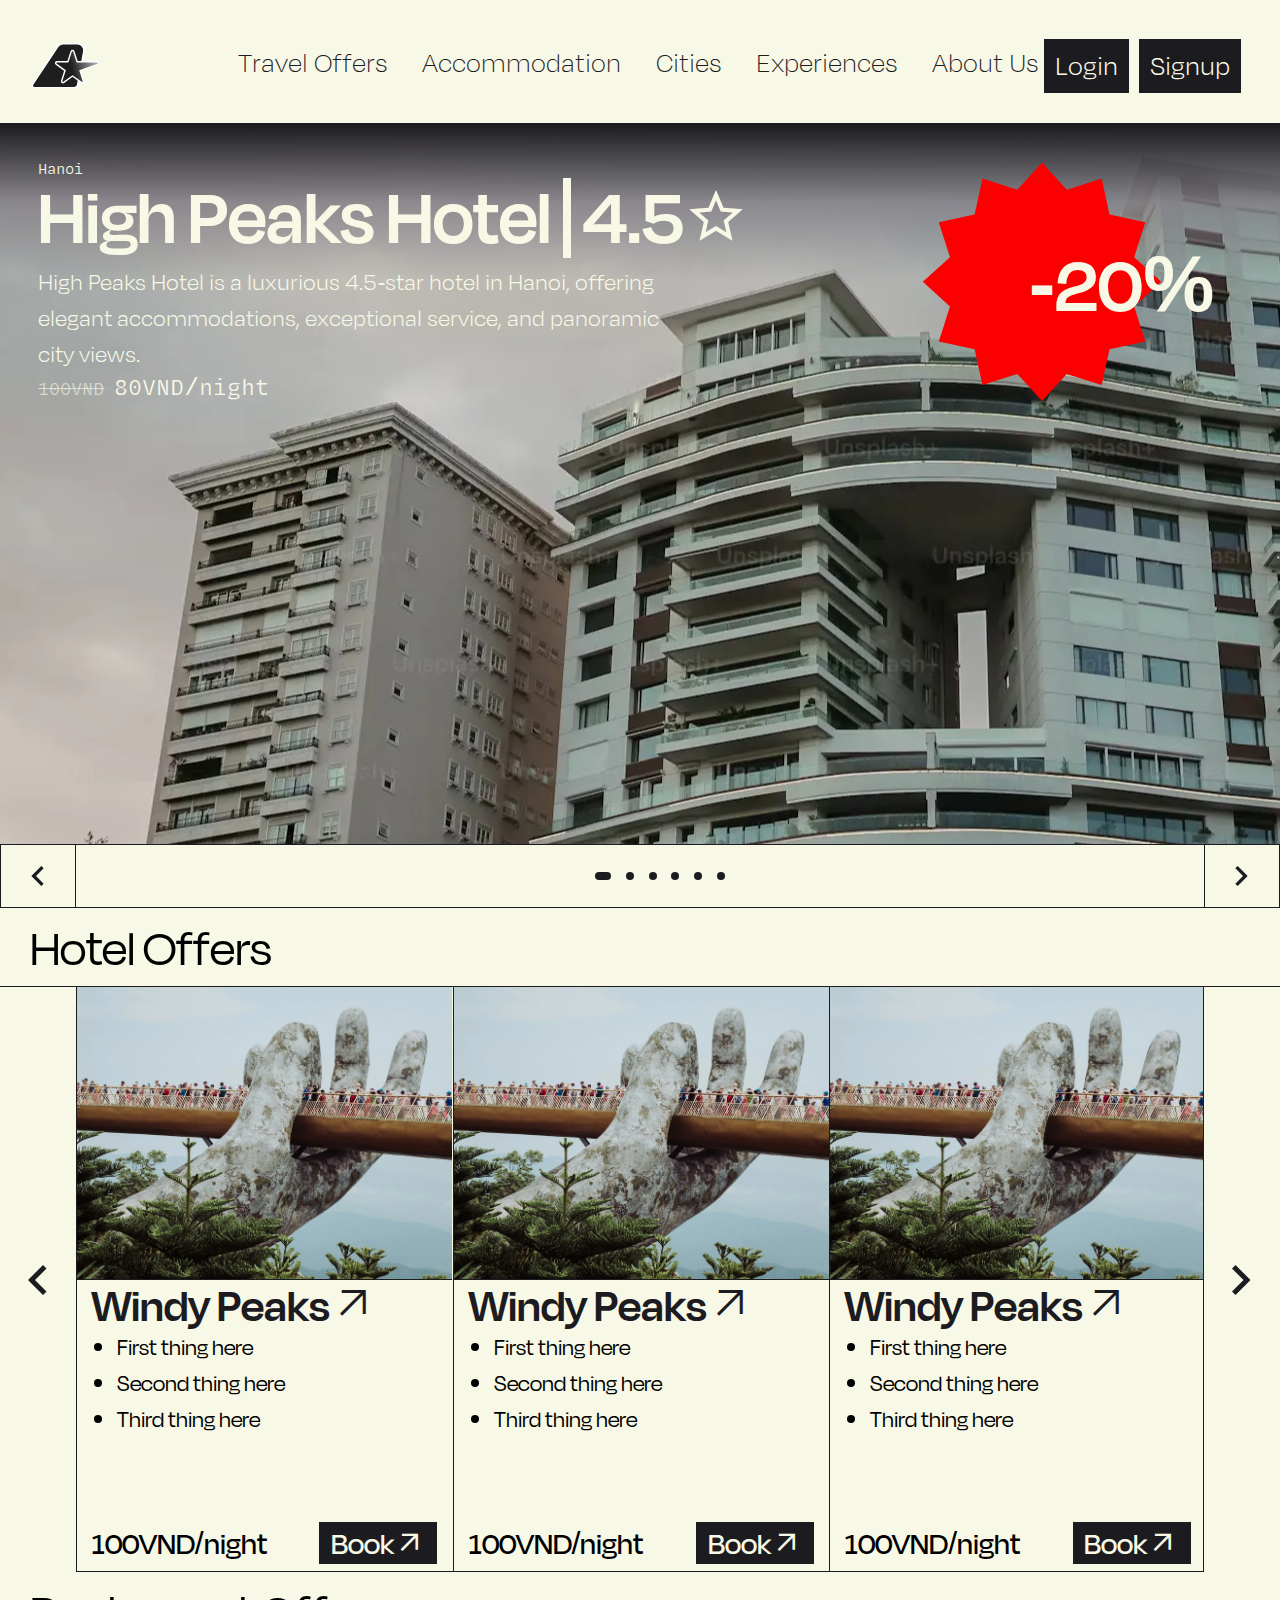
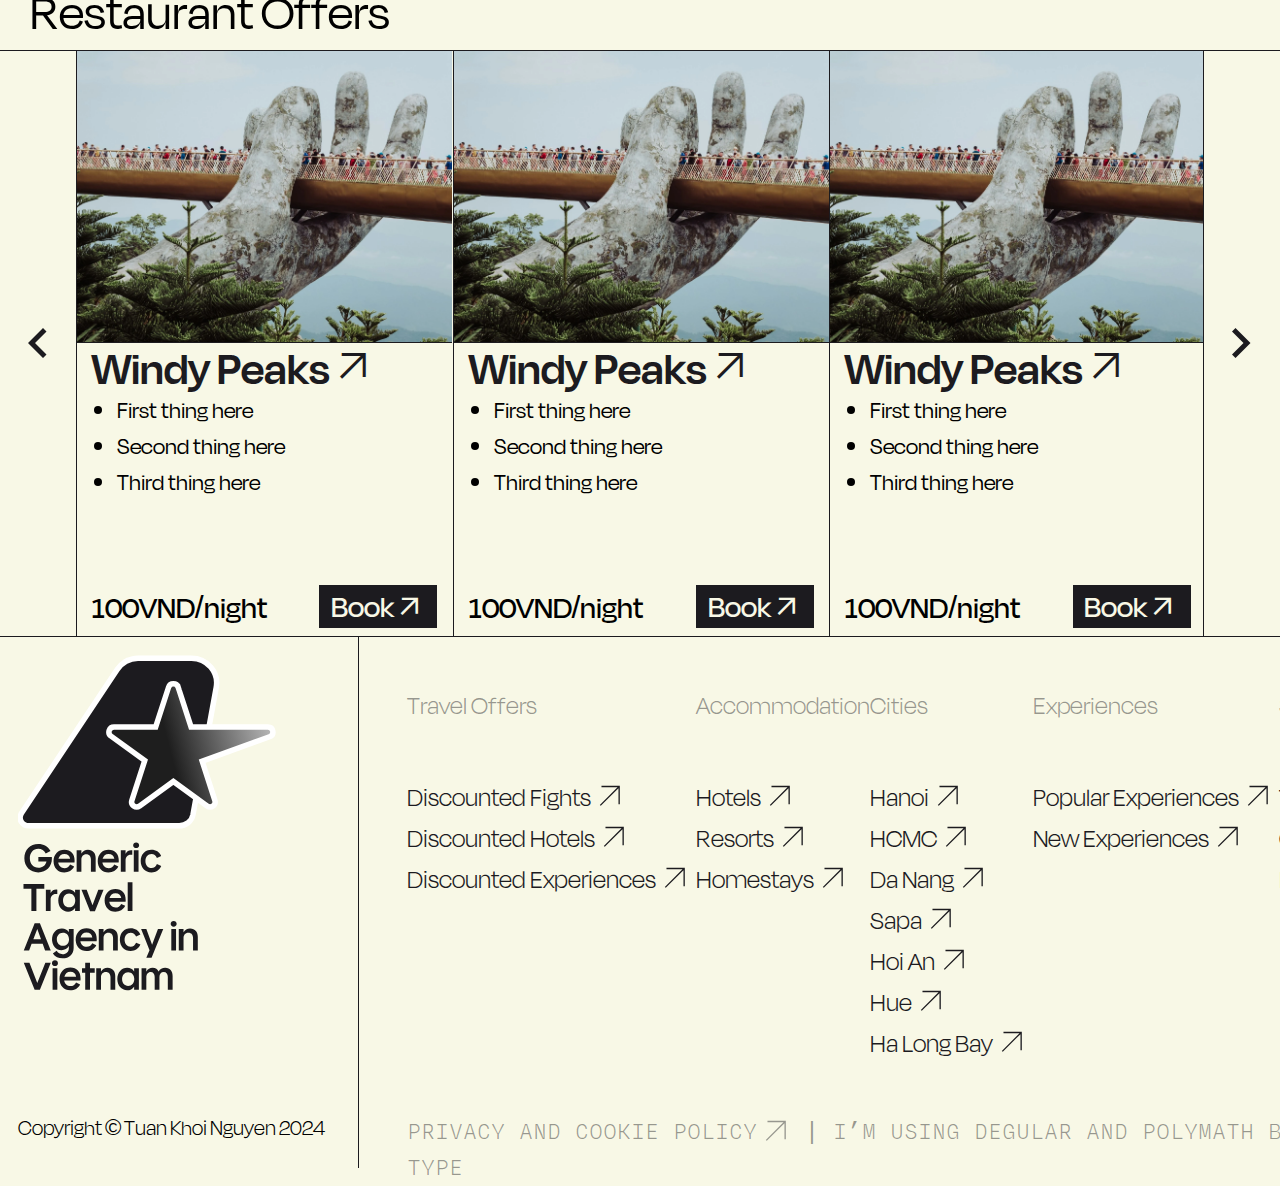
<file: HTML/traveloffers.html>
<!DOCTYPE html>
<html lang="en">

<head>
    <meta charset="UTF-8">
    <meta name="viewport" content="width=device-width, initial-scale=1.0">
    <link rel="icon" type="image/png" href="../FAVICONS/favicon16.png" sizes="16x16">
    <link rel="icon" type="image/png" href="../FAVICONS/favicon32.png" sizes="32x32">
    <link rel="icon" type="image/png" href="../FAVICONS/favicon48.png" sizes="48x48">
    <link rel="icon" type="image/png" href="../FAVICONS/favicon180.png" sizes="180x180">
    <link rel="stylesheet" href="../FONTS/fonts.css">
    <link rel="stylesheet" href="../CSS/traveloffers.css">
    <link rel="stylesheet" href="https://fonts.googleapis.com/css2?family=Material+Symbols+Outlined:opsz,wght,FILL,GRAD@24,400,1,0" />
    <style>
        /*
        Josh's Custom CSS Reset
        https://www.joshwcomeau.com/css/custom-css-reset/
        */
        *,
        *::before,
        *::after {
            box-sizing: border-box;
        }

        * {
            margin: 0;
        }

        body {
            line-height: 1.5;
            -webkit-font-smoothing: antialiased;
        }

        img,
        picture,
        video,
        canvas,
        svg {
            display: block;
            max-width: 100%;
        }

        input,
        button,
        textarea,
        select {
            font: inherit;
        }

        p,
        h1,
        h2,
        h3,
        h4,
        h5,
        h6 {
            overflow-wrap: break-word;
        }

        #root,
        #__next {
            isolation: isolate;
        }
    </style>
    <title>Travel Offers | Generic Travel Agency</title>
</head>

<body onload="checkSignedinOrNot()">
    <header>
        <div class="logo">
            <a href="../index.html">
                <svg width="1900" height="1247" viewBox="0 0 1900 1247" fill="none" xmlns="http://www.w3.org/2000/svg">
                    <path
                        d="M1433.32 231.056L1433.32 231.048L1433.32 231.04C1443.39 175.68 1430.05 125.969 1393.57 83.6533C1357.29 41.5611 1310.64 20.192 1255.05 20.192H869.926C839.075 20.192 810.01 27.8332 783.049 43.0083C756.516 57.9423 735.278 77.5276 719.87 101.843L30.8232 1135.41C24.7349 1144.55 20.8069 1154.7 20.2578 1165.68C19.7057 1176.72 22.6428 1187.17 28.0441 1196.71L28.0502 1196.72C39.7036 1217.25 59.3137 1227.02 82.7769 1227.02H1167.22C1190.7 1227.02 1212.09 1219.6 1230.77 1205.13C1249.94 1190.28 1261.87 1170.45 1266.11 1146.52C1266.11 1146.5 1266.11 1146.48 1266.12 1146.46L1433.32 231.056Z"
                        fill="#1E1E1E" stroke="white" stroke-width="39.6161" />
                    <path
                        d="M1252.13 515.407L1159.3 229.71C1148.4 196.146 1100.91 196.146 1090.01 229.71L997.178 515.407L696.779 515.407C661.487 515.407 646.813 560.568 675.365 581.312L918.393 757.882L825.564 1043.58C814.659 1077.14 853.075 1105.05 881.627 1084.31L1124.65 907.74L1367.68 1084.31C1396.23 1105.05 1434.65 1077.14 1423.74 1043.58L1332.38 762.401L1817.95 586.082C1856.28 572.165 1846.29 515.407 1805.51 515.407H1252.13Z"
                        fill="url(#paint0_linear_49_6208)" stroke="white" stroke-width="39.6161" />
                    <defs>
                        <linearGradient id="paint0_linear_49_6208" x1="1107.14" y1="708.568" x2="1891.42" y2="502.855"
                            gradientUnits="userSpaceOnUse">
                            <stop stop-color="#1E1E1E" />
                            <stop offset="1" stop-color="#C4C4C4" />
                        </linearGradient>
                    </defs>
                </svg>
            </a>
        </div>
        <div class="centered">
            <div class="centered-container">
                <a class="centered-links" href="/HTML/traveloffers.html">Travel Offers</a>
                <a class="centered-links" href="#">Accommodation</a>
                <a class="centered-links" href="#">Cities</a>
                <a class="centered-links" href="#">Experiences</a>
                <a class="centered-links" href="#">About Us</a>
            </div>
        </div>
        <div class="signin-n-out">
            <div id="signedin" class="right hidden">
                <a href="#" class="checkout">
                    <svg xmlns="http://www.w3.org/2000/svg" height="40px" viewBox="0 -960 960 960" width="40px"
                        fill="#1C1B1F">
                        <path
                            d="M289.4-98.1q-27.54 0-46.68-19.35-19.13-19.35-19.13-47t19.27-46.85q19.27-19.21 46.81-19.21 27.54 0 46.8 19.35 19.27 19.35 19.27 46.99 0 27.65-19.35 46.86T289.4-98.1Zm387.69 0q-27.54 0-46.67-19.35-19.14-19.35-19.14-47t19.27-46.85q19.27-19.21 46.81-19.21 27.54 0 46.81 19.35 19.26 19.35 19.26 46.99 0 27.65-19.35 46.86-19.34 19.21-46.99 19.21ZM235.33-740.15l108.16 225.84h276.48q3.47 0 6.29-1.73t4.48-4.81l114.75-208.53q2.31-4.24.38-7.51-1.92-3.26-6.54-3.26h-504Zm-24.97-50.26h555q24.53 0 37.09 21.09 12.57 21.09.78 42.86L678.55-500.6q-9.94 16.83-25.76 26.69-15.82 9.86-34.33 9.86H324l-52.26 96.25q-2.82 4.62-.06 10 2.76 5.39 8.53 5.39h463.22v50.25H284.67q-38.52 0-56.4-28.88-17.88-28.88-.27-61.37l61.95-112.36-149.33-314.97H65.28V-870h107.49l37.59 79.59Zm133.13 276.1h283.79-283.79Z" />
                    </svg>
                </a>
                <a href="#"><img src="../IMG/user.jpg" alt="user" class="user"
                        style="width: 45.38px; height: 45.38px;"></a>
            </div>
            <div id="signedout" class="right">
                <button class="login"><a href="/HTML/login.html">Login</a></button>
                <button class="signup"><a href="/HTML/signup.html">Signup</a></button>
            </div>
        </div>
    </header>
    <div class="hottest-travel-offers">
        <div class="hto-card">
            <div class="hto-c-gradient"></div>
            <div class="hto-c-container">
                <a href="#" class="hto-c-location">Hanoi</a>
                <div class="hto-c-title">
                    <a href="#" class="hto-c-t-link">High Peaks Hotel</a>
                    <div class="splitter"></div>
                    <p class="hto-c-ratings">4.5</p>
                </div>
                <p class="hto-c-desc">High Peaks Hotel is a luxurious 4.5-star hotel in Hanoi, offering elegant accommodations, exceptional service, and panoramic city views.</p>
                <div class="hto-c-price">
                    <p class="original-price">100VND</p>
                    <p class="discounted-price">80VND/night</p>
                </div>
                <div class="hto-c-discount-percentage">
                    <img id="hto-c-discount-percentage-star" src="../IMG/star.svg" alt="">
                    <p>-20%</p>
                </div>
            </div>
        </div>
        <div class="hto-card">
            <div class="hto-c-gradient"></div>
            <div class="hto-c-container">
                <a href="#" class="hto-c-location">Hanoi</a>
                <div class="hto-c-title">
                    <a href="#" class="hto-c-t-link">High Peaks Hotel</a>
                    <div class="splitter"></div>
                    <p class="hto-c-ratings">4.5</p>
                </div>
                <p class="hto-c-desc">High Peaks Hotel is a luxurious 4.5-star hotel in Hanoi, offering elegant accommodations, exceptional service, and panoramic city views.</p>
                <div class="hto-c-price">
                    <p class="original-price">100VND</p>
                    <p class="discounted-price">80VND/night</p>
                </div>
                <div class="hto-c-discount-percentage">
                    <img id="hto-c-discount-percentage-star" src="../IMG/star.svg" alt="">
                    <p>-20%</p>
                </div>
            </div>
        </div>
        <div class="hto-card">
            <div class="hto-c-gradient"></div>
            <div class="hto-c-container">
                <a href="#" class="hto-c-location">Hanoi</a>
                <div class="hto-c-title">
                    <a href="#" class="hto-c-t-link">High Peaks Hotel</a>
                    <div class="splitter"></div>
                    <p class="hto-c-ratings">4.5</p>
                </div>
                <p class="hto-c-desc">High Peaks Hotel is a luxurious 4.5-star hotel in Hanoi, offering elegant accommodations, exceptional service, and panoramic city views.</p>
                <div class="hto-c-price">
                    <p class="original-price">100VND</p>
                    <p class="discounted-price">80VND/night</p>
                </div>
                <div class="hto-c-discount-percentage">
                    <img id="hto-c-discount-percentage-star" src="../IMG/star.svg" alt="">
                    <p>-20%</p>
                </div>
            </div>
        </div>
        <div class="hto-card">
            <div class="hto-c-gradient"></div>
            <div class="hto-c-container">
                <a href="#" class="hto-c-location">Hanoi</a>
                <div class="hto-c-title">
                    <a href="#" class="hto-c-t-link">High Peaks Hotel</a>
                    <div class="splitter"></div>
                    <p class="hto-c-ratings">4.5</p>
                </div>
                <p class="hto-c-desc">High Peaks Hotel is a luxurious 4.5-star hotel in Hanoi, offering elegant accommodations, exceptional service, and panoramic city views.</p>
                <div class="hto-c-price">
                    <p class="original-price">100VND</p>
                    <p class="discounted-price">80VND/night</p>
                </div>
                <div class="hto-c-discount-percentage">
                    <img id="hto-c-discount-percentage-star" src="../IMG/star.svg" alt="">
                    <p>-20%</p>
                </div>
            </div>
        </div>
        <div class="hto-card">
            <div class="hto-c-gradient"></div>
            <div class="hto-c-container">
                <a href="#" class="hto-c-location">Hanoi</a>
                <div class="hto-c-title">
                    <a href="#" class="hto-c-t-link">High Peaks Hotel</a>
                    <div class="splitter"></div>
                    <p class="hto-c-ratings">4.5</p>
                </div>
                <p class="hto-c-desc">High Peaks Hotel is a luxurious 4.5-star hotel in Hanoi, offering elegant accommodations, exceptional service, and panoramic city views.</p>
                <div class="hto-c-price">
                    <p class="original-price">100VND</p>
                    <p class="discounted-price">80VND/night</p>
                </div>
                <div class="hto-c-discount-percentage">
                    <img id="hto-c-discount-percentage-star" src="../IMG/star.svg" alt="">
                    <p>-20%</p>
                </div>
            </div>
        </div>
        <div class="hto-card">
            <div class="hto-c-gradient"></div>
            <div class="hto-c-container">
                <a href="#" class="hto-c-location">Hanoi</a>
                <div class="hto-c-title">
                    <a href="#" class="hto-c-t-link">High Peaks Hotel</a>
                    <div class="splitter"></div>
                    <p class="hto-c-ratings">4.5</p>
                </div>
                <p class="hto-c-desc">High Peaks Hotel is a luxurious 4.5-star hotel in Hanoi, offering elegant accommodations, exceptional service, and panoramic city views.</p>
                <div class="hto-c-price">
                    <p class="original-price">100VND</p>
                    <p class="discounted-price">80VND/night</p>
                </div>
                <div class="hto-c-discount-percentage">
                    <img id="hto-c-discount-percentage-star" src="../IMG/star.svg" alt="">
                    <p>-20%</p>
                </div>
            </div>
        </div>
    </div>
    <div class="hto-slider">
        <button class="hto-btn-left"></button>
        <div class="hto-dots-container">
            <ul class="hto-dots">
                <li class="active"></li>
                <li></li>
                <li></li>
                <li></li>
                <li></li>
                <li></li>
            </ul>
        </div>
        <button class="hto-btn-right"></button>
    </div>
    <div class="offers-title">
        <p>Hotel Offers</p>
    </div>

    <div class="offers-slider">
        <button id="hOprev" class="os-prev"></button>
        <button id="hOnext" class="os-next"></button>
        <div id="hoteloffers" class="os-container">
            <div class="hOcards os-card">
                <img class="os-card-img" src="../IMG/img29.webp" alt="">
                <div class="os-card-desc">
                    <a href="#">Windy Peaks</a>
                    <ul>
                        <li>First thing here</li>
                        <li>Second thing here</li>
                        <li>Third thing here</li>
                    </ul>
                </div>
                <div class="os-card-price">
                    <p>100VND/night</p>
                </div>
                <div class="os-card-action">
                    <button>Book</button>
                </div>
            </div>
            <div class="hOcards os-card">
                <img class="os-card-img" src="../IMG/img29.webp" alt="">
                <div class="os-card-desc">
                    <a href="#">Windy Peaks</a>
                    <ul>
                        <li>First thing here</li>
                        <li>Second thing here</li>
                        <li>Third thing here</li>
                    </ul>
                </div>
                <div class="os-card-price">
                    <p>100VND/night</p>
                </div>
                <div class="os-card-action">
                    <button>Book</button>
                </div>
            </div>
            <div class="hOcards os-card">
                <img class="os-card-img" src="../IMG/img29.webp" alt="">
                <div class="os-card-desc">
                    <a href="#">Windy Peaks</a>
                    <ul>
                        <li>First thing here</li>
                        <li>Second thing here</li>
                        <li>Third thing here</li>
                    </ul>
                </div>
                <div class="os-card-price">
                    <p>100VND/night</p>
                </div>
                <div class="os-card-action">
                    <button>Book</button>
                </div>
            </div>
            <div class="hOcards os-card">
                <img class="os-card-img" src="../IMG/img29.webp" alt="">
                <div class="os-card-desc">
                    <a href="#">Windy Peaks</a>
                    <ul>
                        <li>First thing here</li>
                        <li>Second thing here</li>
                        <li>Third thing here</li>
                    </ul>
                </div>
                <div class="os-card-price">
                    <p>100VND/night</p>
                </div>
                <div class="os-card-action">
                    <button>Book</button>
                </div>
            </div>
            <div class="hOcards os-card">
                <img class="os-card-img" src="../IMG/img29.webp" alt="">
                <div class="os-card-desc">
                    <a href="#">Windy Peaks</a>
                    <ul>
                        <li>First thing here</li>
                        <li>Second thing here</li>
                        <li>Third thing here</li>
                    </ul>
                </div>
                <div class="os-card-price">
                    <p>100VND/night</p>
                </div>
                <div class="os-card-action">
                    <button>Book</button>
                </div>
            </div>
            <div class="hOcards os-card">
                <img class="os-card-img" src="../IMG/img29.webp" alt="">
                <div class="os-card-desc">
                    <a href="#">Windy Peaks</a>
                    <ul>
                        <li>First thing here</li>
                        <li>Second thing here</li>
                        <li>Third thing here</li>
                    </ul>
                </div>
                <div class="os-card-price">
                    <p>100VND/night</p>
                </div>
                <div class="os-card-action">
                    <button>Book</button>
                </div>
            </div>
        </div>       
    </div>
    <div class="offers-title">
        <p>Restaurant Offers</p>
    </div>
    <div class="offers-slider">
        <button class="os-prev"></button>
        <div class="os-container">
            <div class="os-card">
                <img class="os-card-img" src="../IMG/img29.webp" alt="">
                <div class="os-card-desc">
                    <a href="#">Windy Peaks</a>
                    <ul>
                        <li>First thing here</li>
                        <li>Second thing here</li>
                        <li>Third thing here</li>
                    </ul>
                </div>
                <div class="os-card-price">
                    <p>100VND/night</p>
                </div>
                <div class="os-card-action">
                    <button>Book</button>
                </div>
            </div>
            <div class="os-card">
                <img class="os-card-img" src="../IMG/img29.webp" alt="">
                <div class="os-card-desc">
                    <a href="#">Windy Peaks</a>
                    <ul>
                        <li>First thing here</li>
                        <li>Second thing here</li>
                        <li>Third thing here</li>
                    </ul>
                </div>
                <div class="os-card-price">
                    <p>100VND/night</p>
                </div>
                <div class="os-card-action">
                    <button>Book</button>
                </div>
            </div>
            <div class="os-card">
                <img class="os-card-img" src="../IMG/img29.webp" alt="">
                <div class="os-card-desc">
                    <a href="#">Windy Peaks</a>
                    <ul>
                        <li>First thing here</li>
                        <li>Second thing here</li>
                        <li>Third thing here</li>
                    </ul>
                </div>
                <div class="os-card-price">
                    <p>100VND/night</p>
                </div>
                <div class="os-card-action">
                    <button>Book</button>
                </div>
            </div>
        </div>
        <button class="os-next"></button>
    </div>
    <footer>
        <div class="footer1">
            <img src="../IMG/gtavlogo.svg" alt="Generic Travel Agency in Vietnam">
            <p>Copyright © Tuan Khoi Nguyen 2024</p>
        </div>
        <div class="footer2">
            <div class="site_map">
                <div class="site_map_chunk">
                    <p>Travel Offers</p>
                    <div>
                        <a href="#" class="site_map_chunk_link">Discounted Fights</a>
                        <a href="#" class="site_map_chunk_link">Discounted Hotels</a>
                        <a href="#" class="site_map_chunk_link">Discounted Experiences</a>
                    </div>
                </div>
                <div class="site_map_chunk">
                    <p>Accommodation</p>
                    <div>
                        <a href="#" class="site_map_chunk_link">Hotels</a>
                        <a href="#" class="site_map_chunk_link">Resorts</a>
                        <a href="#" class="site_map_chunk_link">Homestays</a>
                    </div>
                </div>
                <div class="site_map_chunk">
                    <p>Cities</p>
                    <div>
                        <a href="#" class="site_map_chunk_link">Hanoi</a>
                        <a href="#" class="site_map_chunk_link">HCMC</a>
                        <a href="#" class="site_map_chunk_link">Da Nang</a>
                        <a href="#" class="site_map_chunk_link">Sapa</a>
                        <a href="#" class="site_map_chunk_link">Hoi An</a>
                        <a href="#" class="site_map_chunk_link">Hue</a>
                        <a href="#" class="site_map_chunk_link">Ha Long Bay</a>
                    </div>
                </div>
                <div class="site_map_chunk">
                    <p>Experiences</p>
                    <div>
                        <a href="#" class="site_map_chunk_link">Popular Experiences</a>
                        <a href="#" class="site_map_chunk_link">New Experiences</a>
                    </div>
                </div>
                <div class="site_map_chunk">
                    <p>Socials</p>
                    <div>
                        <a href="https://x.com/flagz_" class="site_map_chunk_link" target="_blank">Twitter</a>
                        <a href="https://github.com/flagz404" class="site_map_chunk_link" target="_blank">Github</a>
                        <a href="#" class="site_map_chunk_link">Email</a>
                    </div>
                </div>
            </div>
            <p><a href="#">PRIVACY AND COOKIE POLICY</a>| I’M USING DEGULAR AND POLYMATH BY OHNO TYPE</p>
        </div>
    </footer>
    <script src="../JS/traveloffers.js"></script>
    <script>
        function checkSignedinOrNot(){
            var LSSignedInStatus = localStorage.getItem("SignedInStatus");
            var SSSignedInStatus = sessionStorage.getItem("SignedInStatus");

            if (LSSignedInStatus === "true" || SSSignedInStatus === "true") {
                signedin.classList.toggle("hidden");
                signedout.classList.toggle("hidden");
            } else {};
        }
    </script>
</body>

</html>
</file>
<file: CSS/frontpage.css>
html {
  scroll-behavior: smooth;
  scroll-snap-type: y mandatory;
}

body {
  background-color: #f8f8e6;
}

header {
  display: grid;
  grid-template-columns: 1fr 4fr 1fr;
  grid-template-rows: 123px;
  grid-column-gap: 0px;
  grid-row-gap: 0px;
  border-bottom: 1px solid #1c1b1f;
  padding: 0 30px 0 30px;
}

.signin-n-out {
  grid-area: 1 / 3 / 2 / 4;
  display: flex;
  justify-content: right;
}

.logo svg {
  width: 72.33px;
  height: 45.39px;
  margin: 9px 9px 0 0;
  grid-area: 1 / 1 / 2 / 2;
}

.logo {
  display: flex;
  justify-content: left;
  align-items: center;
}

.user {
  height: 45.39px;
  height: 45.39px;
  border-radius: 100px;
  margin-left: 14px;
}

.centered {
  height: auto;
  grid-area: 1 / 2 / 2 / 3;
  display: flex;
  justify-content: center;
  align-items: center;
}

.centered-container {
  width: 800px;
  height: auto;
  display: flex;
  align-items: center;
  justify-content: space-between;
}

.centered-links {
  color: #1c1b1f;
  text-align: center;
  text-decoration: none;
  font-size: 27.99px;
  letter-spacing: -1%;
  line-height: 100%;
  font-weight: 100;
  font-family: "degular_demo", sans-serif;
}

.centered-links:hover {
  text-decoration: underline;
}

.topnav-right {
  float: right;
  display: flex;
  align-items: center;
  margin: 9px 9px 0 0;
}

.hidden {
  display: none;
}

.login {
  margin-right: 10px;
  border: 1px solid #1c1b1f;
  background-color: #1c1b1f;
  cursor: pointer;
  transition: 0.3s;
  padding: 5.5px 10px 5.5px 10px;

}

.login a {
  font-family: 'degular_demo', sans-serif;
  font-weight: 500;
  text-align: center;
  color: #f8f8e6;
  font-size: 27.99px;
  text-decoration: none;
}

.login:hover {
  color: #1c1b1f;
  background-color: #f8f8e6;
  border: 1px solid #1c1b1f;
}

.login a:hover {
  color: #1c1b1f;
  text-decoration: none;
}

.signup {
  /* margin-right: 10px; */
  padding: 5.5px 10px 5.5px 10px;
  text-align: center;
  border: 1px solid #1c1b1f;
  background-color: #1c1b1f;
  cursor: pointer;
  transition: 0.3s;
}

.signup a {
  font-family: 'degular_demo', sans-serif;
  font-weight: 500;
  color: #f8f8e6;
  font-size: 27.99px;
  text-decoration: none;
}

.signup:hover {
  color: #1c1b1f;
  background-color: #f8f8e6;
  border: 1px solid #1c1b1f;
}

.signup a:hover {
  color: #1c1b1f;
  text-decoration: none;
}

.intro {
  display: grid;
  grid-template-columns: repeat(2, 50vw);
  grid-template-rows: repeat(2, 50vh);
  grid-column-gap: 0;
  grid-row-gap: 0;
}

.title {
  grid-area: 1 / 1 / 2 / 2;
  display: flex;
  flex-direction: column;
  justify-content: center;
  padding-left: 30px;
  outline: solid 1px #1c1b1f;
  font-family: "degular_display_demo", sans-serif;
  font-family: 100;
  font-size: 128px;
  letter-spacing: -0.5%;
  line-height: 90%;
}

.img1 {
  grid-area: 2 / 1 / 3 / 2;
  overflow: hidden;
  outline: solid 1px #1c1b1f;
}

.img1_container {
  display: flex;
  flex-direction: column;
  align-items: center;
  justify-content: baseline;
}

.img2 {
  grid-area: 1 / 2 / 3 / 3;
  overflow: hidden;
  outline: solid 1px #1c1b1f;
}

.img2_container {
  display: flex;
  flex-direction: column;
  align-items: center;
  justify-content: baseline;
}

.img1_container img {
  object-fit: cover;
  width: 50vw;
  height: 50vh;
}

.img2_container img {
  object-fit: cover;
  width: 50vw;
  height: 100vh;
}

.adjectives {
  width: 587px;
  height: 131px;
  overflow: hidden;
  display: flex;
}

.a {
  margin-right: 20px;
}

.adj_container {
  display: flex;
  flex-direction: column;
  position: relative;
  font-family: "degular_display_demo", sans-serif;
  font-weight: 600;
  transform: translateY(-5px);
}

.adj_container p {
  line-height: 100%;
}

.aboutvn {
  padding: 33px 30px 69px 30px;
  display: flex;
  /* align-items: flex-start; */
  justify-content: space-between;
  border-bottom: solid 1px #1c1b1f;
}

.aboutvn_title {
  width: 431px !important;
  height: auto;
}

.aboutvn_title p {
  font-family: "degular_display_demo", sans-serif;
  font-weight: 600;
  font-size: 128px;
  letter-spacing: -0.5%;
  line-height: 90%;
  color: #1c1b1f;
}

.aboutvn_desc {
  width: 695px !important;
  height: auto;
}

.desc {
  font-family: "degular_demo", sans-serif;
  font-weight: 300;
  font-size: 25px;
  line-height: 100%;
  text-align: right;
}

#link:hover {
  text-decoration: underline;
  color: #1c1b1f;
}

#link {
  font-family: "degular_demo", sans-serif;
  font-weight: 600;
  font-size: 25px;
  line-height: 100%;
  text-align: right;
  background: url("data:image/svg+xml;charset=UTF-8,%3csvg xmlns='http://www.w3.org/2000/svg' height='25px' viewBox='0 -960 960 960' width='25px' fill='%231C1B1F'%3e%3cpath d='m248.74-237.38-53.28-53.29 398.12-398.12H233.37v-75.75h489.25v489.08H646.7v-360.05L248.74-237.38Z'/%3e%3c/svg%3e")
    no-repeat right bottom;
  padding-right: 25px;
  color: #1c1b1f;
  text-decoration: none;
  position: sticky;
  margin-left: 8px;
}

.line_with_link {
  display: flex;
}

.line_with_link label {
  white-space: nowrap;
}

.video1 {
  width: 100vw !important;
  height: 100vh !important;
  background-color: #1c1b1f;
  display: flex;
  place-content: center;
  overflow: hidden;
}

.mute {
  padding: 8px;
  border: none;
  border-radius: 100%;
  background-color: #f8f8e6;
  cursor: pointer;
  margin: -70px 30px 30px 30px;
  position: relative;
  float: right;
}

.mute_status_true.mute_status_false {
  width: 24px;
  height: 24px;
  background-image: url("data:image/svg+xml;charset=UTF-8,%3csvg xmlns='http://www.w3.org/2000/svg' height='24px' viewBox='0 -960 960 960' width='24px' fill='%231C1B1F'%3e%3cpath d='M560-131v-82q90-26 145-100t55-168q0-94-55-168T560-749v-82q124 28 202 125.5T840-481q0 127-78 224.5T560-131ZM120-360v-240h160l200-200v640L280-360H120Zm440 40v-322q47 22 73.5 66t26.5 96q0 51-26.5 94.5T560-320ZM400-606l-86 86H200v80h114l86 86v-252ZM300-480Z'/%3e%3c/svg%3e") !important;
}

.mute_status_true {
  width: 24px;
  height: 24px;
  background-image: url("data:image/svg+xml;charset=UTF-8,%3csvg xmlns='http://www.w3.org/2000/svg' height='24px' viewBox='0 -960 960 960' width='24px' fill='%231C1B1F'%3e%3cpath d='m616-320-56-56 104-104-104-104 56-56 104 104 104-104 56 56-104 104 104 104-56 56-104-104-104 104Zm-496-40v-240h160l200-200v640L280-360H120Zm280-246-86 86H200v80h114l86 86v-252ZM300-480Z'/%3e%3c/svg%3e");
}

.credits {
  margin: -51px 30px 30px 30px;
}

.credits a {
  position: relative;
  font-family: "degular_mono_demo", monospace;
  font-weight: 100;
  line-height: 100%;
  letter-spacing: -1%;
  color: #f8f8e6;
  text-decoration: none;
  padding-right: 24px;
  background: url("data:image/svg+xml;charset=UTF-8,%3csvg xmlns='http://www.w3.org/2000/svg' height='20px' viewBox='0 -960 960 960' width='20px' fill='%23F8F8E6'%3e%3cpath d='m248.74-237.38-53.28-53.29 398.12-398.12H233.37v-75.75h489.25v489.08H646.7v-360.05L248.74-237.38Z'/%3e%3c/svg%3e")
    no-repeat right bottom;
}

.credits a:hover {
  text-decoration: underline;
}

.p_l_title {
  font-family: "degular_display_demo", sans-serif;
  font-weight: 400;
  font-size: 51.94px;
  color: #1c1b1f;
  border-bottom: solid 1px #1c1b1f;
}

.p_l_title p {
  margin-left: 30px;
  margin-bottom: 3px;
}

.slider {
  display: flex;
}

.slider_button_left {
  border-radius: 0;
  border: none;
  border-right: solid 1px #1c1b1f;
  width: 111px;
  height: 676px;
  background: url("data:image/svg+xml;charset=UTF-8,%3csvg width='48' height='48' viewBox='0 0 48 48' fill='none' xmlns='http://www.w3.org/2000/svg'%3e%3cmask id='mask0_116_13' style='mask-type:alpha' maskUnits='userSpaceOnUse' x='0' y='0' width='48' height='48'%3e%3crect width='48' height='48' fill='%23D9D9D9'/%3e%3c/mask%3e%3cg mask='url(%23mask0_116_13)'%3e%3cpath d='M32.75 44L12.75 24L32.75 4L35.55 6.85L18.4 24L35.55 41.15L32.75 44Z' fill='%231C1B1F'/%3e%3c/g%3e%3c/svg%3e")
    no-repeat center center #f8f8e6;
  cursor: pointer;
  position: relative;
  transition: 0.3s;
}

.slider_button_left:hover {
  border-right: solid 1px #1c1b1f;
  background: url("data:image/svg+xml;charset=UTF-8,%3csvg width='48' height='48' viewBox='0 0 48 48' fill='none' xmlns='http://www.w3.org/2000/svg'%3e%3cmask id='mask0_116_13' style='mask-type:alpha' maskUnits='userSpaceOnUse' x='0' y='0' width='48' height='48'%3e%3crect width='48' height='48' fill='%23D9D9D9'/%3e%3c/mask%3e%3cg mask='url(%23mask0_116_13)'%3e%3cpath d='M32.75 44L12.75 24L32.75 4L35.55 6.85L18.4 24L35.55 41.15L32.75 44Z' fill='%23f8f8e6'/%3e%3c/g%3e%3c/svg%3e")
  no-repeat center center #1c1b1f;
}

.slider_button_right {
  border-radius: 0;
  border: none;
  border-left: solid 1px #1c1b1f;
  width: 111px;
  height: 676px;
  background: url("data:image/svg+xml;charset=UTF-8,%3csvg xmlns='http://www.w3.org/2000/svg' height='48px' viewBox='0 -960 960 960' width='48px' fill='%231C1B1F'%3e%3cpath d='m304-82-56-57 343-343-343-343 56-57 400 400L304-82Z'/%3e%3c/svg%3e")
    no-repeat center center #f8f8e6;
  cursor: pointer;
  position: relative;
  transition: 0.3s;
}

.slider_button_right:hover {
  border-left: solid 1px #1c1b1f;
  background: url("data:image/svg+xml;charset=UTF-8,%3csvg xmlns='http://www.w3.org/2000/svg' height='48px' viewBox='0 -960 960 960' width='48px' fill='%23f8f8e6'%3e%3cpath d='m304-82-56-57 343-343-343-343 56-57 400 400L304-82Z'/%3e%3c/svg%3e")
  no-repeat center center #1c1b1f;
}

.slider_content {
  height: auto;
  display: flex;
}

.slider_container {
  width: calc(100vw - 222px);
  overflow: hidden;
}

.silder_card {
  width: 565px;
  min-width: 565px;
  height: 676px;
  border-right: solid 1px #1c1b1f;
}

.silder_card div {
  width: fit-content;
  position: relative;
  background-color: #f8f8e6;
  margin-top: -38px;
  margin-left: -1px;
  padding: 10px;
  border: solid 1px #1c1b1f;
}

.silder_card div p {
  position: relative;
  font-family: "degular_mono_demo", monospace;
  font-weight: 100;
  line-height: 100%;
  color: #1c1b1f;
}

.credits2 {
  letter-spacing: -1%;
  color: #1c1b1f;
  padding-right: 24px;
  text-decoration: none;
  background: url("data:image/svg+xml;charset=UTF-8,%3csvg xmlns='http://www.w3.org/2000/svg' height='20px' viewBox='0 -960 960 960' width='20px' fill='%231C1B1F'%3e%3cpath d='m248.74-237.38-53.28-53.29 398.12-398.12H233.37v-75.75h489.25v489.08H646.7v-360.05L248.74-237.38Z'/%3e%3c/svg%3e")
    no-repeat right bottom;
}

.credits2:hover {
  text-decoration: underline;
}

.silder_card img {
  width: 565px;
  height: 606px;
  object-fit: cover;
  border-bottom: solid 1px #1c1b1f;
}

.slider_link:hover {
  text-decoration: underline;
  color: #1c1b1f;
}

.slider_link {
  font-family: "degular_display_demo", sans-serif;
  font-weight: 600;
  font-size: 51.94px;
  line-height: 100%;
  text-align: right;
  background: url("data:image/svg+xml;charset=UTF-8,%3csvg xmlns='http://www.w3.org/2000/svg' height='50px' viewBox='0 -960 960 960' width='50px' fill='%231C1B1F'%3e%3cpath d='m248.74-237.38-53.28-53.29 398.12-398.12H233.37v-75.75h489.25v489.08H646.7v-360.05L248.74-237.38Z'/%3e%3c/svg%3e")
    no-repeat right bottom;
  padding-right: 50px;
  color: #1c1b1f;
  text-decoration: none;
  margin-left: 15px;
}

.experiences {
  height: 406px;
  border-top: solid 1px #1c1b1f;
  border-bottom: solid 1px #1c1b1f;
  display: flex;
  align-items: center;
  justify-content: space-between;
}

.exp_t_n_desc {
  display: flex;
  flex-direction: column;
  width: 809px;
  margin-left: 30px;
}

.exp_title {
  font-family: "degular_display_demo", sans-serif;
  font-weight: 600;
  font-size: 128px;
  line-height: 90%;
  letter-spacing: -0.5%;
}

.exp_desc {
  font-family: "degular_demo", sans-serif;
  font-weight: 300;
  font-size: 36px;
  line-height: 100%;
  margin-top: 24px;
}

.exp_images {
  display: flex;
}

.exp_images img {
  object-fit: cover;
  width: 226px;
  height: 404px;
}

.pop_title {
  font-family: "degular_display_demo", sans-serif;
  font-size: 51.94px;
  color: #1c1b1f;
  border-bottom: solid 1px #1c1b1f;
}

.pop_title p {
  margin-left: 30px;
  margin-bottom: 3px;
}

.p_e_card img {
  object-fit: cover;
  width: 565px;
  height: 352px;
}

.p_e_card {
  border-right: solid 1px #1c1b1f;
  min-width: 565px;
}

.p_e_li {
  font-family: "degular_display_demo", sans-serif;
  font-weight: 400;
  font-size: 24px;
}

.slider_card_desc {
  display: grid;
  grid-template-columns: auto;
  grid-template-rows: 261px 51.03px;
  grid-column-gap: 0px;
  grid-row-gap: 12px;
}

.div1 {
  grid-area: 1 / 1 / 2 / 2;
}

.div2 {
  display: flex;
  align-items: center;
  justify-content: space-between;
  padding: 0 15px 9px 15px;
  grid-area: 2 / 1 / 3 / 2;
}

.div2 button {
  width: 118px;
  height: 42px;
  border-radius: 0;
  background-color: #1c1b1f;
  border: solid 1px #1c1b1f;
  color: #f8f8e6;
  transition: 0.3s;
  cursor: pointer;
}

.div2 button:hover {
  border: solid 1px #1c1b1f;
  color: #1c1b1f;
  background-color: #f8f8e6;
  cursor: pointer;
}

.div2 button:hover p {
  padding-right: 43px;
  background: url("data:image/svg+xml;charset=UTF-8,%3csvg xmlns='http://www.w3.org/2000/svg' height='42px' viewBox='0 -960 960 960' width='42px' fill='%231C1B1F'%3e%3cpath d='m248.74-237.38-53.28-53.29 398.12-398.12H233.37v-75.75h489.25v489.08H646.7v-360.05L248.74-237.38Z'/%3e%3c/svg%3e")
    no-repeat right center;
}

.div2 p {
  font-family: "degular_display_demo", sans-serif;
  font-weight: 500;
  font-size: 27.99px;
  padding-right: 43px;
  background: url("data:image/svg+xml;charset=UTF-8,%3csvg xmlns='http://www.w3.org/2000/svg' height='42px' viewBox='0 -960 960 960' width='42px' fill='%23F8F8E6'%3e%3cpath d='m248.74-237.38-53.28-53.29 398.12-398.12H233.37v-75.75h489.25v489.08H646.7v-360.05L248.74-237.38Z'/%3e%3c/svg%3e")
    no-repeat right center;
}

.p_e_price {
  font-family: "degular_display_demo", sans-serif;
  font-weight: 500;
  font-size: 28px;
  color: #1c1b1f;
}

footer {
  display: grid;
  grid-template-columns: 358.71px 1fr;
  grid-template-rows: 530.75px;
  grid-column-gap: 0px;
  grid-row-gap: 0px;
  border-top: solid 1px #1c1b1f;
}

.footer1 {
  grid-area: 1 / 1 / 2 / 2;
  border-right: solid 1px #1c1b1f;
  padding: 18.4px 0 18px 18px;
}

.footer1 img {
  height: 340.62px;
  width: 262.95px;
  object-fit: cover;
}

.footer1 p {
  font-family: "degular_display_demo", sans-serif;
  font-weight: 300;
  font-size: 22.25px;
  margin-top: 115px;
}

.footer2 {
  grid-area: 1 / 2 / 2 / 3;
  padding: 48px 48px 0 48px;
}

.footer2 p {
  font-family: "degular_mono_demo", monospace;
  font-weight: 100;
  font-size: 24px;
  letter-spacing: -8%;
  color: #1c1b1f70;
}

.footer2 p a {
  font-family: "degular_mono_demo", monospace;
  font-weight: 100;
  font-size: 24px;
  letter-spacing: -8%;
  color: #1c1b1f70;
  text-decoration: none;
  padding-right: 40px;
  margin-right: 8px;
  background: url("data:image/svg+xml;charset=UTF-8,%3csvg xmlns='http://www.w3.org/2000/svg' height='40px' viewBox='0 -960 960 960' width='40px' fill='%231C1B1F70'%3e%3cpath d='M234.54-268.46 212-291l424.23-425H251.54v-32h440v440h-32v-384.69l-425 424.23Z'/%3e%3c/svg%3e")
    no-repeat right center;
}

.footer2 p a:hover {
  text-decoration: underline;
}

.site_map {
  display: flex;
  justify-content: space-between;
  margin-bottom: 50px;
}

.site_map_chunk {
  width: auto;
}

.site_map_chunk p {
  font-family: "degular_display_demo", sans-serif;
  font-weight: 300;
  font-size: 26.25px;
  color: #1c1b1f70;
  margin-bottom: 53px;
}

.site_map_chunk div {
  display: flex;
  flex-direction: column;
}

.site_map_chunk_link {
  width: min-content;
  margin-bottom: 1px;
  font-family: "degular_display_demo", sans-serif;
  font-weight: 300;
  font-size: 26.65px;
  color: #1c1b1f;
  text-decoration: none;
  padding-right: 40px;
  white-space: nowrap;
  background: url("data:image/svg+xml;charset=UTF-8,%3csvg xmlns='http://www.w3.org/2000/svg' height='40px' viewBox='0 -960 960 960' width='40px' fill='%231C1B1F'%3e%3cpath d='M234.54-268.46 212-291l424.23-425H251.54v-32h440v440h-32v-384.69l-425 424.23Z'/%3e%3c/svg%3e")
    no-repeat right center;
}

.site_map_chunk_link:hover {
  text-decoration: underline;
}

.accommodation {
  height: 406px;
  border-top: solid 1px #1c1b1f;
  border-bottom: solid 1px #1c1b1f;
  display: flex;
  align-items: center;
  justify-content: space-between;
}

.acm_t_n_desc {
  display: flex;
  flex-direction: column;
  width: 870px;
  margin-left: 30px;
}

.acm_title {
  font-family: "degular_display_demo", sans-serif;
  font-weight: 600;
  font-size: 128px;
  line-height: 90%;
  letter-spacing: -0.5%;
}

.acm_desc {
  font-family: "degular_demo", sans-serif;
  font-weight: 300;
  font-size: 36px;
  line-height: 100%;
  margin-top: 24px;
}

.acm_images {
  display: flex;
}

.acm_images img {
  object-fit: cover;
  width: 300px;
  height: 404px;
}

.acm_tag {
  margin-left: 13px;
  font-family: "degular_display_demo", sans-serif;
  font-size: 24px;
}

.acm_stars {
  padding-right: 30px;
  background: url("data:image/svg+xml;charset=UTF-8,%3csvg xmlns='http://www.w3.org/2000/svg' height='24px' viewBox='0 -960 960 960' width='24px' fill='%231C1B1F'%3e%3cpath d='m233-120 65-281L80-590l288-25 112-265 112 265 288 25-218 189 65 281-247-149-247 149Z'/%3e%3c/svg%3e")
    no-repeat right center;
}

.p_a_card {
  width: 565px;
  min-width: 565px;
  border-right: solid 1px #1c1b1f;
}

.p_a_card img {
  object-fit: cover;
  width: 565px;
  height: 352px;
  border-bottom: solid 1px #1c1b1f;
}

/* .sidebar {
  height: 100vh;
  width: 20vw;
  position: relative;
  background-color: #1c1b1f;
  margin-left: 80vw;
  margin-top: -124px;
  margin-bottom: calc(124px - 100vh);
} */
</file>
<file: FONTS/fonts.css>
/* Degular Font Family 🔽 */

/* Degular Light */
@font-face {
    font-family: "degular_demo";
    src: url("../FONTS/Degular/DegularDemo-Light.otf") format("opentype");
    font-weight: 300;
    font-style: normal;
  }
  
  /* Degular Thin */
  @font-face {
    font-family: "degular_demo";
    src: url("../FONTS/Degular/DegularDemo-Thin.otf") format("opentype");
    font-weight: 100;
    font-style: normal;
  }
  
  /* Degular Semibold */
  @font-face {
    font-family: "degular_demo";
    src: url("../FONTS/Degular/DegularDemo-Semibold.otf") format("opentype");
    font-weight: 600;
    font-style: normal;
  }
  
  /* Degular Display Regular - aka Normal */
  @font-face {
    font-family: "degular_display_demo";
    src: url("../FONTS/Degular Display/DegularDisplayDemo-Regular.otf") format("opentype");
    font-weight: 400;
    font-style: normal;
  }
  
  /* Degular Display Semibold */
  @font-face {
    font-family: "degular_display_demo";
    src: url("../FONTS/Degular Display/DegularDisplayDemo-Semibold.otf") format("opentype");
    font-weight: 600;
    font-style: normal;
  }
  
  /* Degular Display Thin */
  @font-face {
    font-family: "degular_display_demo";
    src: url("../FONTS/Degular Display/DegularDisplayDemo-Thin.otf") format("opentype");
    font-weight: 100;
    font-style: normal;
  }
  
  /* Degular Display Light */
  @font-face {
    font-family: "degular_display_demo";
    src: url("../FONTS/Degular Display/DegularDisplayDemo-Light.otf") format("opentype");
    font-weight: 300;
    font-style: normal;
  }
  
  /* Degular Display Medium */
  @font-face {
    font-family: "degular_display_demo";
    src: url("../FONTS/Degular Display/DegularDisplayDemo-Medium.otf") format("opentype");
    font-weight: 500;
    font-style: normal;
  }
  
  /* Degular Mono Light */
  @font-face {
    font-family: "degular_mono_demo";
    src: url("../FONTS/Degular Mono/DegularMonoDemo-Light.otf") format("opentype");
    font-weight: 300;
    font-style: normal;
  }

  /* Degular Mono Regular */
  @font-face {
    font-family: "degular_mono_demo";
    src: url("../FONTS/Degular Mono/DegularMonoDemo-Regular.otf") format("opentype");
    font-weight: 400;
    font-style: normal;
  }  

  @font-face {
    font-family: 'Material Symbols Outlined';
    font-style: normal;
    font-weight: 500;
    src: url(https://fonts.gstatic.com/s/materialsymbolsoutlined/v196/kJF4BvYX7BgnkSrUwT8OhrdQw4oELdPIeeII9v6oDMzByHX9rA6RzaxHMPdY43zj-jCxv3fzvRNU22ZZLsYEpzC_1sWr5Y0.woff2) format('woff2');
  }
</file>
<file: CSS/login.css>
body {
    display: grid;
    grid-template-columns: 1fr 2fr;
    grid-template-rows: 100%;
    grid-column-gap: 1px;
    grid-row-gap: 0px;
    background-color: #1c1b1f;
}

body a svg {
    width: 72.33px;
    height: 45.39px;
    margin-left: 3.6vh;
    margin-top: -96vh;
    position: relative;
}

.hidden {
    display: none;
}

.form {
    height: 100vh;
    background-color: #f8f8e6;
    grid-area: 1 / 1 / 2 / 2;
    display: flex;
    flex-direction: column;
    justify-content: center;
}

.gallery {
    height: 100vh;
    background-color: #f8f8e6;
    grid-area: 1 / 2 / 2 / 3;
}

form {
    margin-left: 3.6vh;
}

.title {
    font-family: 'degular_display_demo', sans-serif;
    font-weight: 600;
    font-size: 5vh;
}

.warning {
    font-family: 'degular_mono_demo', monospace;
    font-weight: 500;
    color: rgb(255, 0, 0);
    margin-bottom: 5px;
}

input[type="checkbox"] {
    appearance: none;
    width: 1vw;
    height: 1vw;
    background-color: #f8f8e6;
    border: 1px solid #1c1b1f;
    cursor: pointer;
    margin-bottom: -2px;
}

input[type="checkbox"]:checked {
    background-color: #1c1b1f;
    border: 1px solid #1c1b1f;
}

input[type="checkbox"]:checked::after {
    content: '\2714';
    font-size: 0.8vw;
    position: absolute;
    margin: -2px 2px 0 2px;
    color: #f8f8e6;
}

.textinputs {
    margin-bottom: 10px;
    background-color: #f8f8e6;
    border: 1px solid #1c1b1f;
    border-radius: 1px;
    width: 27vw;
    font-family: 'degular_demo', sans-serif;
    font-weight: 100;
    font-size: 2.5vh;
    padding-left: 10px;
}

.remember-forgot {
    width: 27vw;
    height: auto;
    display: flex;
    justify-content: space-between;
    font-family: 'degular_demo', sans-serif;
    font-weight: 400;
    font-size: 1.01vw;
}

.remember-forgot a {
    color: #1c1b1f;
    text-decoration: none;
}

.remember-forgot a:hover {
    text-decoration: underline;
}

button {
    background-color: #1c1b1f;
    border: 1px solid #1c1b1f;
    border-radius: 1px;
    width: 27vw;
    font-family: 'degular_demo', sans-serif !important;
    font-weight: 100 !important;
    font-size: 2.5vh !important;
    color: #f8f8e6;
    cursor: pointer;
    margin-top: 10px;
}

button:hover {
    background-color: #f8f8e6;
    border: 1px solid #1c1b1f;
    color: #1c1b1f;
}

label {
    cursor: pointer;
}
</file>
<file: CSS/shoppingcart.css>
body {
  background-color: #f8f8e6;
}

header {
  display: grid;
  grid-template-columns: 1fr 4fr 1fr;
  grid-template-rows: 123px;
  grid-column-gap: 0px;
  grid-row-gap: 0px;
  border-bottom: 1px solid #1c1b1f;
  padding: 0 30px 0 30px;
}

footer {
  display: grid;
  grid-template-columns: 358.71px 1fr;
  grid-template-rows: 530.75px;
  grid-column-gap: 0px;
  grid-row-gap: 0px;
  border-top: solid 1px #1c1b1f;
}

.footer1 {
  grid-area: 1 / 1 / 2 / 2;
  border-right: solid 1px #1c1b1f;
  padding: 18.4px 0 18px 18px;
}

.footer1 img {
  height: 340.62px;
  width: 262.95px;
  object-fit: cover;
}

.footer1 p {
  font-family: "degular_display_demo", sans-serif;
  font-weight: 300;
  font-size: 22.25px;
  margin-top: 115px;
}

.footer2 {
  grid-area: 1 / 2 / 2 / 3;
  padding: 48px 48px 0 48px;
}

.footer2 p {
  font-family: "degular_mono_demo", monospace;
  font-weight: 100;
  font-size: 24px;
  letter-spacing: -8%;
  color: #1c1b1f70;
}

.footer2 p a {
  font-family: "degular_mono_demo", monospace;
  font-weight: 100;
  font-size: 24px;
  letter-spacing: -8%;
  color: #1c1b1f70;
  text-decoration: none;
  padding-right: 40px;
  margin-right: 8px;
  background: url("data:image/svg+xml;charset=UTF-8,%3csvg xmlns='http://www.w3.org/2000/svg' height='40px' viewBox='0 -960 960 960' width='40px' fill='%231C1B1F70'%3e%3cpath d='M234.54-268.46 212-291l424.23-425H251.54v-32h440v440h-32v-384.69l-425 424.23Z'/%3e%3c/svg%3e")
    no-repeat right center;
}

.footer2 p a:hover {
  text-decoration: underline;
}

.site_map {
  display: flex;
  justify-content: space-between;
  margin-bottom: 50px;
}

.site_map_chunk {
  width: auto;
}

.site_map_chunk p {
  font-family: "degular_display_demo", sans-serif;
  font-weight: 300;
  font-size: 26.25px;
  color: #1c1b1f70;
  margin-bottom: 53px;
}

.site_map_chunk div {
  display: flex;
  flex-direction: column;
}

.site_map_chunk_link {
  width: min-content;
  margin-bottom: 1px;
  font-family: "degular_display_demo", sans-serif;
  font-weight: 300;
  font-size: 26.65px;
  color: #1c1b1f;
  text-decoration: none;
  padding-right: 40px;
  white-space: nowrap;
  background: url("data:image/svg+xml;charset=UTF-8,%3csvg xmlns='http://www.w3.org/2000/svg' height='40px' viewBox='0 -960 960 960' width='40px' fill='%231C1B1F'%3e%3cpath d='M234.54-268.46 212-291l424.23-425H251.54v-32h440v440h-32v-384.69l-425 424.23Z'/%3e%3c/svg%3e")
    no-repeat right center;
}

.site_map_chunk_link:hover {
  text-decoration: underline;
}

.hidden {
  display: none !important;
}

.logo svg {
  width: 72.33px;
  height: 45.39px;
  margin: 9px 9px 0 0;
  grid-area: 1 / 1 / 2 / 2;
}

.logo {
  display: flex;
  justify-content: left;
  align-items: center;
}

.centered {
  height: auto;
  grid-area: 1 / 2 / 2 / 3;
  display: flex;
  justify-content: center;
  align-items: center;
}

.centered-container {
  width: 800px;
  height: auto;
  display: flex;
  align-items: center;
  justify-content: space-between;
}

.centered-links {
  color: #1c1b1f;
  text-align: center;
  text-decoration: none;
  font-size: 27.99px;
  letter-spacing: -1%;
  line-height: 100%;
  font-weight: 100;
  font-family: "degular_demo", sans-serif;
}

.centered-links:hover {
  text-decoration: underline;
}

.right {
  float: right;
  display: flex;
  align-items: center;
  margin: 9px 9px 0 0;
}

.signin-n-out {
  grid-area: 1 / 3 / 2 / 4;
  display: flex;
  justify-content: right;
}

.user {
  height: 45.39px;
  height: 45.39px;
  border-radius: 100px;
  margin-left: 14px;
}

.login {
  margin-right: 10px;
  border: 1px solid #1c1b1f;
  background-color: #1c1b1f;
  cursor: pointer;
  transition: 0.3s;
  padding: 5.5px 10px 5.5px 10px;
}

.login a {
  font-family: "degular_demo", sans-serif;
  font-weight: 500;
  text-align: center;
  color: #f8f8e6;
  font-size: 27.99px;
  text-decoration: none;
}

.login:hover {
  color: #1c1b1f;
  background-color: #f8f8e6;
  border: 1px solid #1c1b1f;
}

.login a:hover {
  color: #1c1b1f;
  text-decoration: none;
}

.signup {
  padding: 5.5px 10px 5.5px 10px;
  text-align: center;
  border: 1px solid #1c1b1f;
  background-color: #1c1b1f;
  cursor: pointer;
  transition: 0.3s;
}

.signup a {
  font-family: "degular_demo", sans-serif;
  font-weight: 500;
  color: #f8f8e6;
  font-size: 27.99px;
  text-decoration: none;
}

.signup:hover {
  color: #1c1b1f;
  background-color: #f8f8e6;
  border: 1px solid #1c1b1f;
}

.signup a:hover {
  color: #f8f8e6;
  text-decoration: none;
}

.container {
  width: 100%;
  display: flex;
  flex-direction: column;
  align-items: center;
  padding: 2%;
}

.container__header {
  width: 70vw;
  display: grid;
  grid-template-columns: 100%;
  grid-template-rows: 10vh 4vh;
  grid-column-gap: 0px;
  grid-row-gap: 0px;
}

.container__header--title {
  grid-area: 1 / 1 / 2 / 2;
  font-family: "degular_display_demo", sans-serif;
  font-size: 4.5em;
  font-weight: 700;
  color: #1c1b1f;
}

.shopping-cart-id {
  grid-area: 2 / 1 / 3 / 2;
  font-family: "degular_mono_demo", monospace;
  font-size: 1em;
  color: #1c1b1fb0;
}

.container__header--logo {
  grid-area: 1 / 2 / 3 / 3;
  width: 100%;
  height: 100%;
  object-fit: cover;
}

.container__body--hr {
  width: 70vw;
  border: 0.5px solid #1c1b1f7e;
  margin: 20px 0 20px 0;
}

.container__body--container {
  width: 70vw;
  min-width: 70vw;
  display: grid;
  grid-template-columns: 70% 30%;
  grid-template-rows: 90% 10%;
  grid-column-gap: 10px;
  grid-row-gap: 5px;
}

.container__body--items {
  grid-area: 1 / 1 / 3 / 2;
  display: flex;
  flex-direction: column;
  align-items: center;
}

.container__body--item {
  width: 100%;
  display: grid;
  grid-template-columns: 8vh repeat(3, 1fr) 2vw;
  grid-template-rows: 5vh 3vh;
  grid-column-gap: 10px;
  grid-row-gap: 6px;
}

.container__body--item-img {
  grid-area: 1 / 1 / 3 / 2;
  height: 100%;
  width: 100%;
  object-fit: cover;
}

.container__body--item-title {
  grid-area: 1 / 2 / 2 / 5;
  font-family: "degular_display_demo", sans-serif;
  font-size: 2.2em;
  font-weight: 500;
  display: flex;
  align-items: center;
  border-bottom: 1px solid #1c1b1f;
}

.container__body--item-amount {
  grid-area: 2 / 2 / 3 / 3;
  font-family: "degular_mono_demo", monospace;
  font-size: 1em;
  font-weight: 300;
  letter-spacing: -1px;
  display: flex;
  align-items: center;
  border-right: 1px solid #1c1b1f;
}

.container__body--item-price {
  grid-area: 2 / 3 / 3 / 4;
  font-family: "degular_mono_demo", monospace;
  font-size: 1em;
  font-weight: 300;
  letter-spacing: -1%;
  display: flex;
  align-items: center;
  border-right: 1px solid #1c1b1f;
}

.container__body--item-amount_total {
  grid-area: 2 / 4 / 3 / 5;
  font-family: "degular_mono_demo", monospace;
  font-size: 1em;
  font-weight: 500;
  letter-spacing: -1%;
  display: flex;
  align-items: center;
}

.container__body--item-remove {
  grid-area: 1 / 5 / 3 / 6;
  width: 100%;
  height: 100%;
  border: none;
  background: url("data:image/svg+xml,%3Csvg xmlns='http://www.w3.org/2000/svg' height='24px' viewBox='0 -960 960 960' width='24px' fill='%231C1B1F'%3E%3Cpath d='M256-213.85 213.85-256l224-224-224-224L256-746.15l224 224 224-224L746.15-704l-224 224 224 224L704-213.85l-224-224-224 224Z'/%3E%3C/svg%3E")
    center center no-repeat #f8f8e6;
  cursor: pointer;
  transition: 0.3s;
}

.container__body--item-remove:hover {
  background: url("data:image/svg+xml,%3Csvg xmlns='http://www.w3.org/2000/svg' height='26px' viewBox='0 -960 960 960' width='26px' fill='%23f8f8e6'%3E%3Cpath d='M256-192.35 192.35-256l224-224-224-224L256-767.65l224 224 224-224L767.65-704l-224 224 224 224L704-192.35l-224-224-224 224Z'/%3E%3C/svg%3E")
    center center no-repeat #1c1b1f;
}

.container__body--item-remove:active {
  background: url("data:image/svg+xml,%3Csvg xmlns='http://www.w3.org/2000/svg' height='20px' viewBox='0 -960 960 960' width='20px' fill='%23f8f8e6'%3E%3Cpath d='M256-213.85 213.85-256l224-224-224-224L256-746.15l224 224 224-224L746.15-704l-224 224 224 224L704-213.85l-224-224-224 224Z'/%3E%3C/svg%3E")
    center center no-repeat #1c1b1f;
}

.container__body--item-hr {
  width: 100%;
  height: 1px;
  margin: 15px 0 15px 0;
  border: none;
  background-color: #1c1b1f7e;
}

.container__body--reciept {
  grid-area: 1 / 2 / 2 / 3;
  width: 100%;
  height: 100%;
}

.container__body--checkout {
  grid-area: 2 / 2 / 3 / 3;
}

.receipt {
  background: linear-gradient(135deg, transparent 5.68px, white 5.69px) top left,
    linear-gradient(45deg, white 2.8px, transparent 2.81px) top left,
    linear-gradient(135deg, white 2.8px, transparent 2.81px) bottom left,
    linear-gradient(45deg, transparent 5.68px, white 5.69px) bottom left;
  background-repeat: repeat-x;
  background-size: 8px 4px;
  padding: 4px 0;
  filter: drop-shadow(0 2px 1px rgba(0, 0, 0, 0.1));
  margin: 0 auto;
}

.receipt__payment {
  width: 100%;
  display: grid;
  grid-template-columns: repeat(2, auto);
  grid-template-rows: repeat(4, auto);
  grid-column-gap: 10px;
  grid-row-gap: 0px;
}

.receipt__payment--accept {
  grid-area: 1 / 1 / 2 / 3;
  font-family: "degular_mono_demo", monospace;
  font-size: 1em;
  font-weight: 400;
  letter-spacing: -1px;
  display: flex;
  align-items: center;
  margin-bottom: 7px;
}

.receipt__payment--types {
  display: flex;
}

.receipt__payment--type {
  width: 2.1vw;
  height: 1.6vw;
  display: flex;
  justify-content: center;
  align-items: center;
  border: 1px solid #1c1b1f;
  border-radius: 5px;
  margin-right: 10px;
}

.master {
  margin-left: 5px;
}

.paypal {
  height: 1vw;
}

.visa {
  padding: 2px;
}

.receipt__payment--cardholder {
  grid-area: 2 / 1 / 3 / 3;
  width: 100%;
  font-family: 'degular_mono_demo', monospace;
  font-size: 1em;
  font-weight: 300;
  letter-spacing: -1px;
  border: none;
  border-bottom: 1px solid #1c1b1f;
  background-color: transparent;
  margin-bottom: 5px;
}

.receipt__payment--cardnum {
  grid-area: 3 / 1 / 4 / 3;
  width: 100%;
  font-family: 'degular_mono_demo', monospace;
  font-size: 1em;
  font-weight: 300;
  letter-spacing: -1px;
  border: none;
  border-bottom: 1px solid #1c1b1f;
  background-color: transparent;
  margin-bottom: 5px;
}

.receipt__payment--cardexp {
  grid-area: 4 / 1 / 5 / 2;
  width: 100%;
  font-family: 'degular_mono_demo', monospace;
  font-size: 1em;
  font-weight: 300;
  letter-spacing: -1px;
  border: none;
  border-bottom: 1px solid #1c1b1f;
  background-color: transparent;
  margin-bottom: 25px;
}

.receipt__payment--cardcvv {
  grid-area: 4 / 2 / 5 / 3;
  width: 100%;
  font-family: 'degular_mono_demo', monospace;
  font-size: 1em;
  font-weight: 300;
  letter-spacing: -1px;
  border: none;
  border-bottom: 1px solid #1c1b1f;
  background-color: transparent;
  margin-bottom: 25px;
}

.receipt__list {
  background-color: #fff;
  padding: 30px;
  width: calc(100% - 10px);
}

.receipt__item {
  border-bottom: 0.5px dashed #ccc;
  line-height: 1;
  overflow: hidden;
  font-family: monospace;
  font-size: 16px;
}

.receipt__item:not(:first-child) {
  margin-top: 1rem;
}

.receipt__label {
  float: left;
}

.receipt__value {
  float: right;
}

.receipt__list-title {
  font-size: 3em;
  font-weight: 400;
  font-family: "degular_display_demo", sans-serif;
  color: #1c1b1f;
}

.receipt__id {
  font-family: "degular_mono_demo", monospace;
  font-size: 1em;
  font-weight: 200;
  color: #1c1b1fb0;
  line-height: 60%;
  margin-bottom: 20px;
}

.receipt__text {
  font-family: "degular_mono_demo", monospace;
  font-size: 1em;
  letter-spacing: -1px;
  color: #1c1b1f;
}

.receipt__text--bottom {
  font-family: "degular_mono_demo", monospace;
  font-size: 1em;
  letter-spacing: -1px;
  margin-bottom: 20px;
  color: #1c1b1f;
}

.receipt__discount {
  font-family: "degular_mono_demo", monospace;
  font-size: 1em;
  letter-spacing: -1px;
  color: #1c1b1f;
}

.receipt__discount--input {
  border: none;
  border-bottom: 1px solid #1c1b1f;
  width: 62.35%;
  background-color: transparent;
}

.receipt__grid {
  margin-top: 20px;
}

.receipt__grid--categories {
  display: grid;
  grid-template-columns: 2vw 7.5vw 6.6vw;
  grid-template-rows: auto;
  grid-column-gap: 10px;
  grid-row-gap: 0px;
  font-family: "degular_mono_demo", monospace;
  font-weight: 600;
  font-size: 1em;
  letter-spacing: -0.8px;
  color: #1c1b1f;
  padding-bottom: 5px;
  margin-bottom: 5px;
  border-bottom: 1.5px dashed #1c1b1f;
}

.receipt__grid--categories-item {
  text-align: left;
}

.receipt__grid--categories-desc {
  text-align: left;
}

.receipt__grid--categories-cost {
  text-align: right;
}

.receipt__grid--item {
  display: grid;
  grid-template-columns: 2vw 7.5vw 6.6vw;
  grid-template-rows: auto;
  grid-column-gap: 10px;
  grid-row-gap: 0px;
  font-family: "degular_mono_demo", monospace;
  font-weight: 400;
  font-size: 1em;
  letter-spacing: -0.8px;
  color: #1c1b1f;
  margin-bottom: 5px;
}

.receipt__grid--item-item {
  text-align: left;
}

.receipt__grid--item-desc {
  text-align: left;
}

.receipt__grid--item-cost {
  text-align: right;
}

.receipt__grid--total {
  display: grid;
  grid-template-columns: 5.5vw 11.2vw;
  grid-template-rows: auto;
  grid-column-gap: 10px;
  grid-row-gap: 0px;
  font-family: "degular_mono_demo", monospace;
  font-weight: 600;
  font-size: 1em;
  letter-spacing: -0.8px;
  color: #1c1b1f;
  padding-top: 5px;
  padding-bottom: 20px;
  margin-bottom: 20px;
  border-top: 1.5px dashed #1c1b1f;
  border-bottom: 2px dashed #1c1b1f;
}

.receipt__grid--total-total {
  text-align: left;
}

.receipt__grid--total-cost {
  text-align: right;
}

.container__body--checkout-btn {
  font-family: 'degular_mono_demo', monospace;
  font-size: 1em;
  font-weight: 600;
  width: 100%;
  text-align: left;
  cursor: pointer;
  padding: 10px;
  border-radius: 2px;
  border: 1px solid #1c1b1f;
  background-color: transparent;
  transition: 0.1s;
}

.container__body--checkout-btn:hover {
  background-color: #1c1b1f;
  color: #fff;
}
</file>
<file: CSS/signup.css>
body {
    display: grid;
    grid-template-columns: 1fr 2fr;
    grid-template-rows: 100%;
    grid-column-gap: 1px;
    grid-row-gap: 0px;
    background-color: #1c1b1f;
}

body a svg {
    width: 72.33px;
    height: 45.39px;
    margin-left: 3.6vh;
    margin-top: -96vh;
    position: relative;
}

.hidden {
    display: none !important;
}

.form {
    height: 100vh;
    background-color: #f8f8e6;
    grid-area: 1 / 1 / 2 / 2;
    display: flex;
    flex-direction: column;
    justify-content: center;
}

.gallery {
    height: 100vh;
    background-color: #f8f8e6;
    grid-area: 1 / 2 / 2 / 3;
}

form {
    margin-left: 3.6vh;
}

.title {
    font-family: 'degular_display_demo', sans-serif;
    font-weight: 600;
    font-size: 5vh;
}

.warning {
    font-family: 'degular_mono_demo', monospace;
    font-weight: 500;
    color: rgb(255, 0, 0);
    margin-bottom: 5px;
}

.textinputs {
    margin-bottom: 10px;
    background-color: #f8f8e6;
    border: 1px solid #1c1b1f;
    border-radius: 1px;
    width: 27vw;
    font-family: 'degular_demo', sans-serif;
    font-weight: 100;
    font-size: 2.5vh;
    padding-left: 10px;
}

.tologin {
    font-family: 'degular_demo', sans-serif;
    font-weight: 400;
    font-size: 1.01vw;
    color: #1c1b1f;
    text-decoration: none;
}

.tologin:hover {
    text-decoration: underline;
}

button {
    background-color: #1c1b1f;
    border: 1px solid #1c1b1f;
    border-radius: 1px;
    width: 27vw;
    font-family: 'degular_demo', sans-serif !important;
    font-weight: 100 !important;
    font-size: 2.5vh !important;
    color: #f8f8e6;
    cursor: pointer;
    margin-top: 10px;
    padding: 5px;
    transition: 0.3s;
}

button:hover {
    background-color: #f8f8e6;
    border: 1px solid #1c1b1f;
    color: #1c1b1f;
}

label {
    cursor: pointer;
}

.gallery {
    overflow: hidden;
}

.gallery_container {
    width: inherit;
    height: inherit;
}

.gallery_container img {
    width: inherit;
    height: 100vh;
    object-fit: cover;
}

.author {
    position: relative;
    width: fit-content;
    height: auto;
    padding: 10px;
    border: 1px solid #1c1b1f;
    margin: -38px 0 0 -1px;
    background-color: #f8f8e6;
}

.author p {
    position: relative;
    font-family: "degular_mono_demo", monospace;
    font-weight: 100;
    line-height: 100%;
    color: #1c1b1f;
}

.author p a{
    color: #1c1b1f;
    text-decoration: none;
    background: url("data:image/svg+xml;charset=UTF-8,%3csvg xmlns='http://www.w3.org/2000/svg' height='20px' viewBox='0 -960 960 960' width='20px' fill='%231C1B1F'%3e%3cpath d='m248.74-237.38-53.28-53.29 398.12-398.12H233.37v-75.75h489.25v489.08H646.7v-360.05L248.74-237.38Z'/%3e%3c/svg%3e")
    no-repeat right bottom;
    padding-right: 24px;
}

.author p a:hover{
    cursor: pointer;
    text-decoration: underline;
    color: #1c1b1f;
}

.notify {
    display: flex;
    flex-direction: column;
    align-items: center;
}

.notify h1 {
    font-family: 'degular_display_demo';
    font-size: 2.1em;
}

.notify label {
    font-family: 'degular_demo';
    font-size: 1.2em;
    cursor: default;
}

.notify a {
    font-family: 'degular_demo';
    background: url("data:image/svg+xml;charset=UTF-8,%3csvg xmlns='http://www.w3.org/2000/svg' height='20px' viewBox='0 -960 960 960' width='20px' fill='%231C1B1F'%3e%3cpath d='m248.74-237.38-53.28-53.29 398.12-398.12H233.37v-75.75h489.25v489.08H646.7v-360.05L248.74-237.38Z'/%3e%3c/svg%3e") no-repeat right bottom;
    padding-right: 20px;
    color: #1c1b1f;
    text-decoration: none;
}

.notify a:hover{
    text-decoration: underline;
}
</file>
<file: CSS/traveloffers.css>
html {
  overflow-x: hidden !important;
}

body {
  background-color: #f8f8e6;
}

header {
  display: grid;
  grid-template-columns: 1fr 4fr 1fr;
  grid-template-rows: 123px;
  grid-column-gap: 0px;
  grid-row-gap: 0px;
  border-bottom: 1px solid #1c1b1f;
  padding: 0 30px 0 30px;
}


footer {
  display: grid;
  grid-template-columns: 358.71px 1fr;
  grid-template-rows: 530.75px;
  grid-column-gap: 0px;
  grid-row-gap: 0px;
  border-top: solid 1px #1c1b1f;
}

.footer1 {
  grid-area: 1 / 1 / 2 / 2;
  border-right: solid 1px #1c1b1f;
  padding: 18.4px 0 18px 18px;
}

.footer1 img {
  height: 340.62px;
  width: 262.95px;
  object-fit: cover;
}

.footer1 p {
  font-family: "degular_display_demo", sans-serif;
  font-weight: 300;
  font-size: 22.25px;
  margin-top: 115px;
}

.footer2 {
  grid-area: 1 / 2 / 2 / 3;
  padding: 48px 48px 0 48px;
}

.footer2 p {
  font-family: "degular_mono_demo", monospace;
  font-weight: 100;
  font-size: 24px;
  letter-spacing: -8%;
  color: #1c1b1f70;
}

.footer2 p a {
  font-family: "degular_mono_demo", monospace;
  font-weight: 100;
  font-size: 24px;
  letter-spacing: -8%;
  color: #1c1b1f70;
  text-decoration: none;
  padding-right: 40px;
  margin-right: 8px;
  background: url("data:image/svg+xml;charset=UTF-8,%3csvg xmlns='http://www.w3.org/2000/svg' height='40px' viewBox='0 -960 960 960' width='40px' fill='%231C1B1F70'%3e%3cpath d='M234.54-268.46 212-291l424.23-425H251.54v-32h440v440h-32v-384.69l-425 424.23Z'/%3e%3c/svg%3e")
    no-repeat right center;
}

.footer2 p a:hover {
  text-decoration: underline;
}

.site_map {
  display: flex;
  justify-content: space-between;
  margin-bottom: 50px;
}

.site_map_chunk {
  width: auto;
}

.site_map_chunk p {
  font-family: "degular_display_demo", sans-serif;
  font-weight: 300;
  font-size: 26.25px;
  color: #1c1b1f70;
  margin-bottom: 53px;
}

.site_map_chunk div {
  display: flex;
  flex-direction: column;
}

.site_map_chunk_link {
  width: min-content;
  margin-bottom: 1px;
  font-family: "degular_display_demo", sans-serif;
  font-weight: 300;
  font-size: 26.65px;
  color: #1c1b1f;
  text-decoration: none;
  padding-right: 40px;
  white-space: nowrap;
  background: url("data:image/svg+xml;charset=UTF-8,%3csvg xmlns='http://www.w3.org/2000/svg' height='40px' viewBox='0 -960 960 960' width='40px' fill='%231C1B1F'%3e%3cpath d='M234.54-268.46 212-291l424.23-425H251.54v-32h440v440h-32v-384.69l-425 424.23Z'/%3e%3c/svg%3e")
    no-repeat right center;
}

.site_map_chunk_link:hover {
  text-decoration: underline;
}

.hidden {
  display: none !important;
}

.logo svg {
  width: 72.33px;
  height: 45.39px;
  margin: 9px 9px 0 0;
  grid-area: 1 / 1 / 2 / 2;
}

.logo {
  display: flex;
  justify-content: left;
  align-items: center;
}

.centered {
  height: auto;
  grid-area: 1 / 2 / 2 / 3;
  display: flex;
  justify-content: center;
  align-items: center;
}

.centered-container {
  width: 800px;
  height: auto;
  display: flex;
  align-items: center;
  justify-content: space-between;
}

.centered-links {
  color: #1c1b1f;
  text-align: center;
  text-decoration: none;
  font-size: 27.99px;
  letter-spacing: -1%;
  line-height: 100%;
  font-weight: 100;
  font-family: "degular_demo", sans-serif;
}

.centered-links:hover {
  text-decoration: underline;
}

.right {
  float: right;
  display: flex;
  align-items: center;
  margin: 9px 9px 0 0;
}

.signin-n-out {
  grid-area: 1 / 3 / 2 / 4;
  display: flex;
  justify-content: right;
}

.user {
  height: 45.39px;
  height: 45.39px;
  border-radius: 100px;
  margin-left: 14px;
}

.login {
  margin-right: 10px;
  border: 1px solid #1c1b1f;
  background-color: #1c1b1f;
  cursor: pointer;
  transition: 0.3s;
  padding: 5.5px 10px 5.5px 10px;
}

.login a {
  font-family: "degular_demo", sans-serif;
  font-weight: 500;
  text-align: center;
  color: #f8f8e6;
  font-size: 27.99px;
  text-decoration: none;
}

.login:hover {
  color: #1c1b1f;
  background-color: #f8f8e6;
  border: 1px solid #1c1b1f;
}

.login a:hover {
  color: #1c1b1f;
  text-decoration: none;
}

.signup {
  padding: 5.5px 10px 5.5px 10px;
  text-align: center;
  border: 1px solid #1c1b1f;
  background-color: #1c1b1f;
  cursor: pointer;
  transition: 0.3s;
}

.signup a {
  font-family: "degular_demo", sans-serif;
  font-weight: 500;
  color: #f8f8e6;
  font-size: 27.99px;
  text-decoration: none;
}

.signup:hover {
  color: #1c1b1f;
  background-color: #f8f8e6;
  border: 1px solid #1c1b1f;
}

.signup a:hover {
  color: #f8f8e6;
  text-decoration: none;
}

.hottest-travel-offers {
  display: flex;
  /* overflow-x: hidden; */
}

.hto-card {
  width: 100vw;
  background: url("../IMG/img30.webp") no-repeat;
  height: 80vh;
  animation-name: subtle-slide;
  animation-duration: 2s;
  animation-iteration-count: 1;
  animation-timing-function: cubic-bezier(0.61, 1, 0.88, 1);
  background-position: -10vh;
}

@keyframes subtle-slide {
  from {
    background-position: 0;
  }  
  to {
    background-position: -10vh;
  }
}

.hto-c-container {
  display: grid;
  grid-template-columns: 2.5fr 1fr;
  grid-template-rows: repeat(4, auto);
  grid-column-gap: 0px;
  grid-row-gap: 0px;
  margin-top: -9vw;
}

.hto-c-title {
  font-family: "degular_display_demo", sans-serif;
  font-weight: 700;
  font-size: 5em;
  line-height: 90%;
  display: flex;
  color: #f8f8e6;
  margin-left: 3vw;
  grid-area: 2 / 1 / 3 / 2;
}

.splitter {
    width: 0px;
    height: 1em;
    border: 4px solid #f8f8e6;
    margin: 0 12px 0 12px;
}

.hto-c-location {
  font-family: "degular_mono_demo", monospace;
  font-size: 1em;
  font-weight: 400;
  line-height: 100%;
  margin-left: 3vw;
  color: #f8f8e6;
  text-decoration: none;
  grid-area: 1 / 1 / 2 / 2;
  width: fit-content;
}

.hto-c-location:hover {
  text-decoration: underline;
}

.hto-c-ratings {
  display: flex;
  justify-content: center;
  align-content: center;
}

.hto-c-ratings::after {
    content: "\e838";
    font-family: 'Material Symbols Outlined';
    font-size: 0.8em !important;
    font-weight: 400;
}

.hto-c-desc {
    margin-top: 5px;
    margin-left: 3vw;
    font-family: 'degular_demo', sans-serif;
    font-size: 1.5em;
    width: 50vw;
    color: #f8f8e6;
    grid-area: 3 / 1 / 4 / 2;
}

.hto-c-t-link {
    color: #f8f8e6;
    text-decoration: none;
    cursor: pointer;
}

.hto-c-t-link:hover {
    text-decoration: underline;
}

.hto-c-price {
    display: flex;
    font-family: 'degular_mono_demo', monospace;
    margin-top: 5px;
    margin-left: 3vw;
    grid-area: 4 / 1 / 5 / 2;
}

.original-price {
    text-decoration: line-through;
    color: #f8f8e69d;
    font-size: 1.2em;
    margin-right: 10px;
    line-height: 150%;
}

.discounted-price {
    font-size: 1.5em;
    line-height: 100%;
    color: #f8f8e6;
}

.hto-c-gradient {
    height: 12vw;
    width: 100vw;
    background: rgb(28,27,31);
    background: linear-gradient(180deg, rgba(28,27,31,1) 0%, rgba(131,128,135,0.8225665266106442) 51%, rgba(28,27,31,0) 100%);
}

.hto-c-discount-percentage {
    grid-area: 1 / 2 / 5 / 3;
    padding-right: 3vw;
    display: flex;
    justify-content: right;
}

.hto-c-discount-percentage img {
    height: 15em;
    width: auto;
}

.hto-c-discount-percentage p {
    font-family: 'degular_display_demo', sans-serif;
    font-weight: 600;
    font-size: 5em;
    color: #f8f8e6;
    text-align: center;
    width: 3em;
    position: relative;
    line-height: 300%;
    margin-left: -12.5vw;
}

#hto-c-discount-percentage-star {
    animation-name: spin;
    animation-duration: 10s;
    animation-iteration-count: infinite;
    animation-timing-function: linear;
}

@keyframes spin {
    from {transform: rotate(0deg);}
    to{transform: rotate(360deg);}
}

.hto-slider {
  display: grid;
  grid-template-columns: 1fr 15fr 1fr;
  grid-template-rows: 6.9vh;
  grid-column-gap: 0px;
  grid-row-gap: 0px;
  border: 1px solid #1c1b1f;
}

.hto-slider button {
  border-radius: 0;
  cursor: pointer;
  border-style: none;
}

.hto-btn-left {
  grid-area: 1 / 1 / 2 / 2;
  border-right: 1px solid #1c1b1f !important;
  transition: 0.3s;
  background: url("data:image/svg+xml,%3Csvg xmlns='http://www.w3.org/2000/svg' height='40px' viewBox='0 -960 960 960' width='40px' fill='%231c1b1f'%3E%3Cpath d='M560-240 320-480l240-240 56 56-184 184 184 184-56 56Z'/%3E%3C/svg%3E") no-repeat center center #f8f8e6;
}

.hto-btn-left:hover {
  background: url("data:image/svg+xml,%3Csvg xmlns='http://www.w3.org/2000/svg' height='40px' viewBox='0 -960 960 960' width='40px' fill='%23f8f8e6'%3E%3Cpath d='M560-240 320-480l240-240 56 56-184 184 184 184-56 56Z'/%3E%3C/svg%3E") no-repeat center center #1c1b1f;
}

.hto-btn-left:active {
  transition: 0.04s;
  background: url("data:image/svg+xml,%3Csvg xmlns='http://www.w3.org/2000/svg' height='20px' viewBox='0 -960 960 960' width='20px' fill='%23f8f8e6'%3E%3Cpath d='M560-240 320-480l240-240 56 56-184 184 184 184-56 56Z'/%3E%3C/svg%3E") no-repeat center center #1c1b1f;
}

.hto-btn-right {
  grid-area: 1 / 3 / 2 / 4;
  border-left: 1px solid #1c1b1f !important;
  transition: 0.3s;
  background: url("data:image/svg+xml,%3Csvg xmlns='http://www.w3.org/2000/svg' height='40px' viewBox='0 -960 960 960' width='40px' fill='%231c1b1f'%3E%3Cpath d='M504-480 320-664l56-56 240 240-240 240-56-56 184-184Z'/%3E%3C/svg%3E") no-repeat center center #f8f8e6;
}

.hto-btn-right:hover {
  background: url("data:image/svg+xml,%3Csvg xmlns='http://www.w3.org/2000/svg' height='40px' viewBox='0 -960 960 960' width='40px' fill='%23f8f8e6'%3E%3Cpath d='M504-480 320-664l56-56 240 240-240 240-56-56 184-184Z'/%3E%3C/svg%3E") no-repeat center center #1c1b1f;
}

.hto-btn-right:active {
  transition: 0.04s;
  background: url("data:image/svg+xml,%3Csvg xmlns='http://www.w3.org/2000/svg' height='20px' viewBox='0 -960 960 960' width='20px' fill='%23f8f8e6'%3E%3Cpath d='M504-480 320-664l56-56 240 240-240 240-56-56 184-184Z'/%3E%3C/svg%3E") no-repeat center center #1c1b1f;
}

.hto-dots-container {
  width: 100%;
  height: 100%;
  display: flex;
  justify-content: center;
  align-items: center;
}

.hto-dots {
  grid-area: 1 / 2 / 2 / 3;
  width: 15%;
  color: #000000;
  left: 0;
  display: flex;
  justify-content: space-between;
}

.hto-dots li {
  list-style: none;
  width: 0.5em;
  height: 0.5em;
  background-color: #1c1b1f;
  /* margin: 20px; */
  border-radius: 20px;
  transition: 0.3s;
}

.hto-dots li.active {
  width: 1em;
}

.offers-title {
  font-family: 'degular_display_demo', sans-serif;
  font-weight: 400;
  font-size: 3.24625em;
  padding-left: 30px;
  margin-top: -1px;
  border-bottom: 1px solid #1c1b1f;
  border-top: 1px solid #1c1b1f;
  position: relative;
}

.offers-slider {
  height: 65vh;
  display: grid;
  grid-template-columns: 1fr 15fr 1fr;
  grid-template-rows: 1fr;
  grid-column-gap: 0px;
  grid-row-gap: 0px;
}

.offers-slider button {
  border-radius: 0;
  cursor: pointer;
  border-style: none;
}

.os-prev {
  z-index: 2;
  width: 6vw;
  min-width: 6vw;
  grid-area: 1 / 1 / 2 / 2;
  border-bottom: 1px solid #1c1b1f;
  border-right: 1px solid #1c1b1f !important;
  transition: 0.3s;
  background: url("data:image/svg+xml,%3Csvg xmlns='http://www.w3.org/2000/svg' height='60px' viewBox='0 -960 960 960' width='60px' fill='%231c1b1f'%3E%3Cpath d='M560-240 320-480l240-240 56 56-184 184 184 184-56 56Z'/%3E%3C/svg%3E") no-repeat center center #f8f8e6;
  position: relative;
}

.os-prev:hover {
  background: url("data:image/svg+xml,%3Csvg xmlns='http://www.w3.org/2000/svg' height='60px' viewBox='0 -960 960 960' width='60px' fill='%23f8f8e6'%3E%3Cpath d='M560-240 320-480l240-240 56 56-184 184 184 184-56 56Z'/%3E%3C/svg%3E") no-repeat center center #1c1b1f;
}

.os-prev:active {
  transition: 0.04s;
  background: url("data:image/svg+xml,%3Csvg xmlns='http://www.w3.org/2000/svg' height='20px' viewBox='0 -960 960 960' width='20px' fill='%23f8f8e6'%3E%3Cpath d='M560-240 320-480l240-240 56 56-184 184 184 184-56 56Z'/%3E%3C/svg%3E") no-repeat center center #1c1b1f;
}

.os-next {
  z-index: 2;
  width: 6vw;
  min-width: 6vw;
  grid-area: 1 / 3 / 2 / 4;
  border-bottom: 1px solid #1c1b1f;
  border-left: 1px solid #1c1b1f !important;
  transition: 0.3s;
  background: url("data:image/svg+xml,%3Csvg xmlns='http://www.w3.org/2000/svg' height='60px' viewBox='0 -960 960 960' width='60px' fill='%231c1b1f'%3E%3Cpath d='M504-480 320-664l56-56 240 240-240 240-56-56 184-184Z'/%3E%3C/svg%3E") no-repeat center center #f8f8e6;
  position: relative;
}

.os-next:hover {
  background: url("data:image/svg+xml,%3Csvg xmlns='http://www.w3.org/2000/svg' height='60px' viewBox='0 -960 960 960' width='60px' fill='%23f8f8e6'%3E%3Cpath d='M504-480 320-664l56-56 240 240-240 240-56-56 184-184Z'/%3E%3C/svg%3E") no-repeat center center #1c1b1f;
}

.os-next:active {
  transition: 0.04s;
  background: url("data:image/svg+xml,%3Csvg xmlns='http://www.w3.org/2000/svg' height='20px' viewBox='0 -960 960 960' width='20px' fill='%23f8f8e6'%3E%3Cpath d='M504-480 320-664l56-56 240 240-240 240-56-56 184-184Z'/%3E%3C/svg%3E") no-repeat center center #1c1b1f;
}

.os-container {
  display: flex;
  overflow: hidden; 
}

.os-card {
  z-index: 1;
  position: static;
  height: 65vh;
  width: 29.43vw !important;
  min-width: 29.43vw !important;
  display: grid;
  grid-template-columns: repeat(2, 50%);
  grid-template-rows: 50% 40% 10%;
  grid-column-gap: 0px;
  grid-row-gap: 0px;
  border-right: 1px solid #1c1b1f;
}

.os-card-img {
  grid-area: 1 / 1 / 2 / 3;
  object-fit: cover;
  height: 100%;
  width: 100%;
  max-width: 100%;
  border-bottom: 1px solid #1c1b1f;
}

.os-card-desc a {
  font-size: 2em;
  font-weight: 600;
  color: #1c1b1f;
  margin-left: 15px;
  line-height: 100%;
  text-decoration: none;
  display: flex;
  align-items: center;
  width: fit-content;
}

.os-card-desc a::after {
  content: '';
  font-family: 'Material Symbols Outlined';
  font-weight: normal;
  font-style: normal;
  font-size: 1em;
  line-height: 1;
  letter-spacing: normal;
  text-transform: none;
  display: inline-block;
  white-space: nowrap;
  word-wrap: normal;
  direction: ltr;
  -webkit-font-feature-settings: 'liga';
  -webkit-font-smoothing: antialiased;
}

.os-card-desc a:hover {
  text-decoration: underline;
}

.os-card-desc {
  grid-area: 2 / 1 / 3 / 3;
  font-family: 'degular_display_demo', sans-serif;
  font-size: 1.5em;
  font-weight: 400;
}

.os-card-price {
  grid-area: 3 / 1 / 4 / 2;
  display: flex;
  justify-content: left;
  align-items: center;
}

.os-card-price p {
  font-family: 'degular_display_demo', sans-serif;
  font-size: 2em;
  font-weight: 500;
  margin-left: 15px;
}

.os-card-action {
  grid-area: 3 / 2 / 4 / 3;
  display: flex;
  justify-content: right;
  align-items: center;
}

.os-card-action button {
  font-family: 'degular_display_demo', sans-serif;
  font-weight: 500;
  font-size: 2em;
  color: #f8f8e6;
  line-height: 120%;
  width: 118px;
  height: auto;
  margin-right: 15px;
  padding: 1px;
  border-radius: 0;
  background-color: #1c1b1f;
  border: 1px solid #1c1b1f;
  display: flex;
  justify-content: center;
  align-items: center;
  transition: 0.3s;
}

.os-card-action button::after {
  content: '';
  font-family: 'Material Symbols Outlined';
  font-weight: normal;
  font-style: normal;
  font-size: 1em;
  line-height: 1;
  letter-spacing: normal;
  text-transform: none;
  display: inline-block;
  white-space: nowrap;
  word-wrap: normal;
  direction: ltr;
  -webkit-font-feature-settings: 'liga';
  -webkit-font-smoothing: antialiased;
  transition: 0.3s;
}

.os-card-action button:hover {
  background-color: #f8f8e6;
  color: #1c1b1f;
}

.os-card-action button:active::after {
  font-size: 0.7em;
}
</file>
